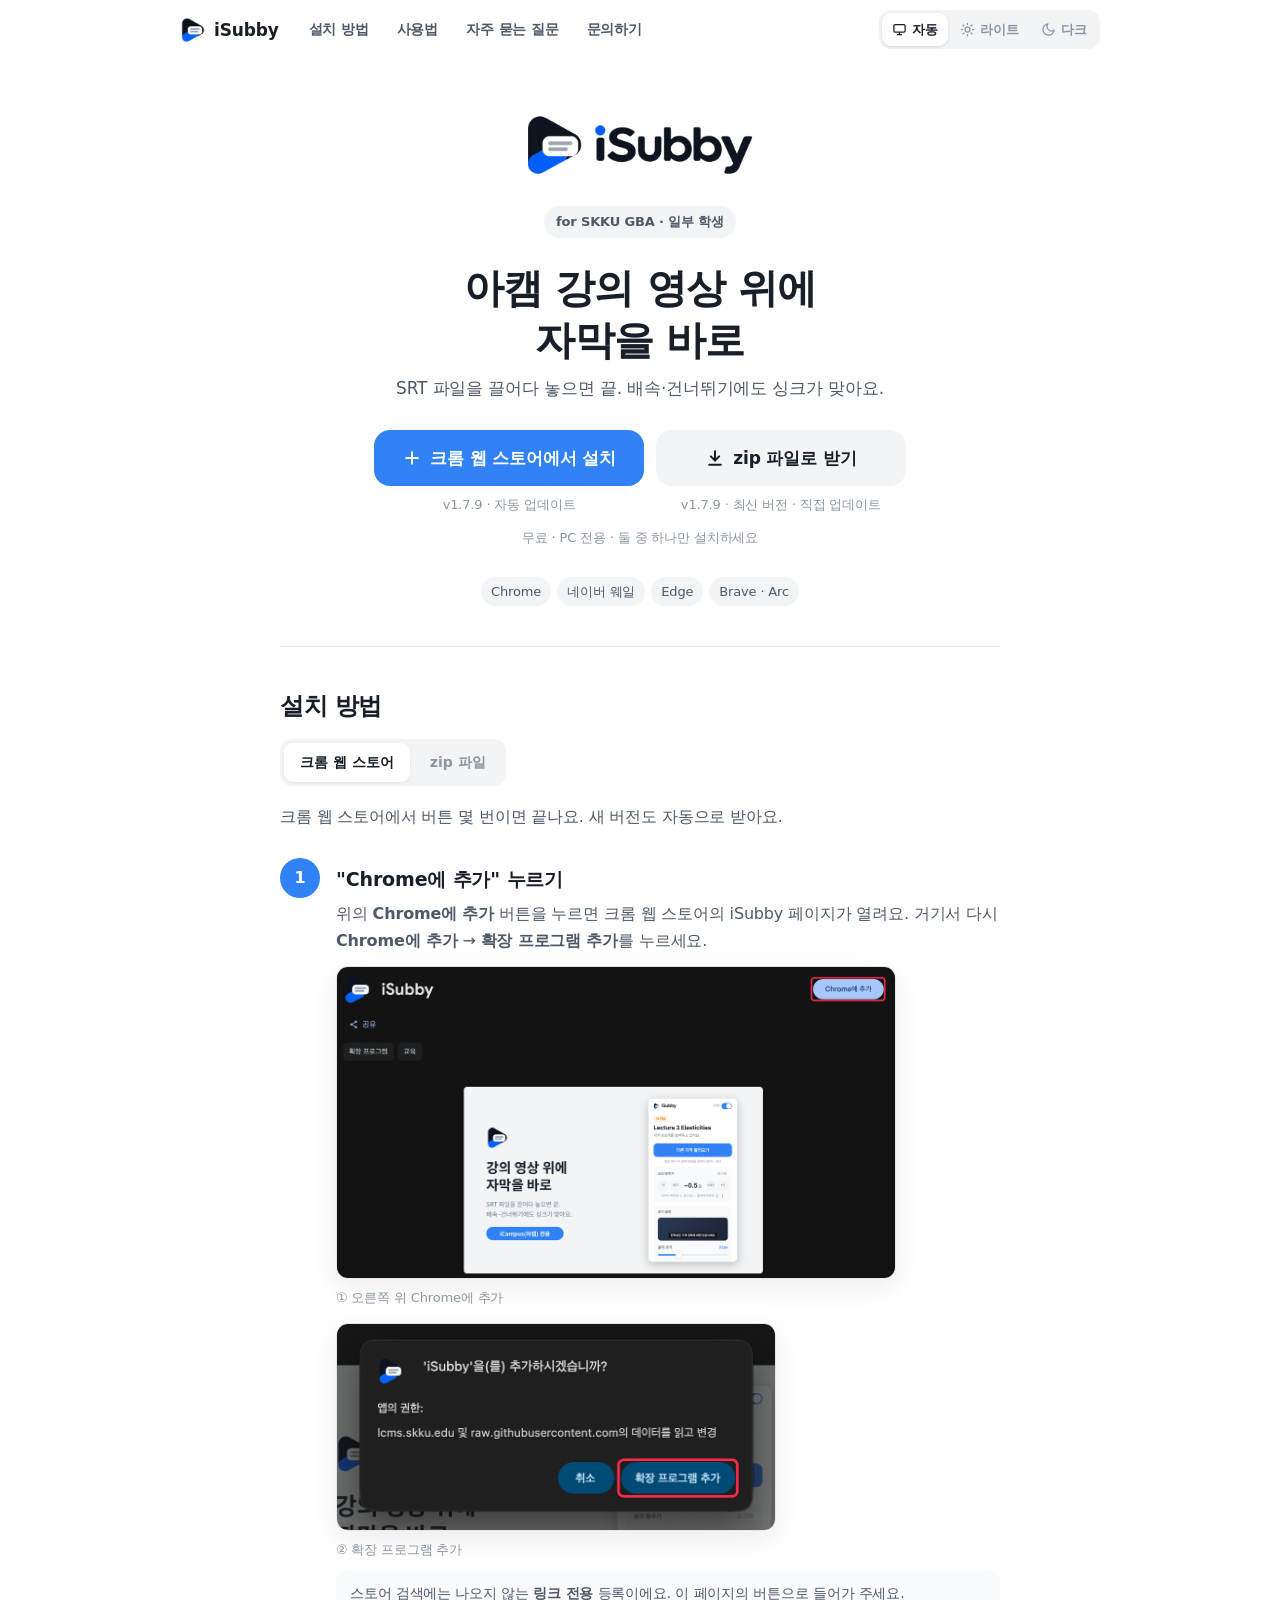
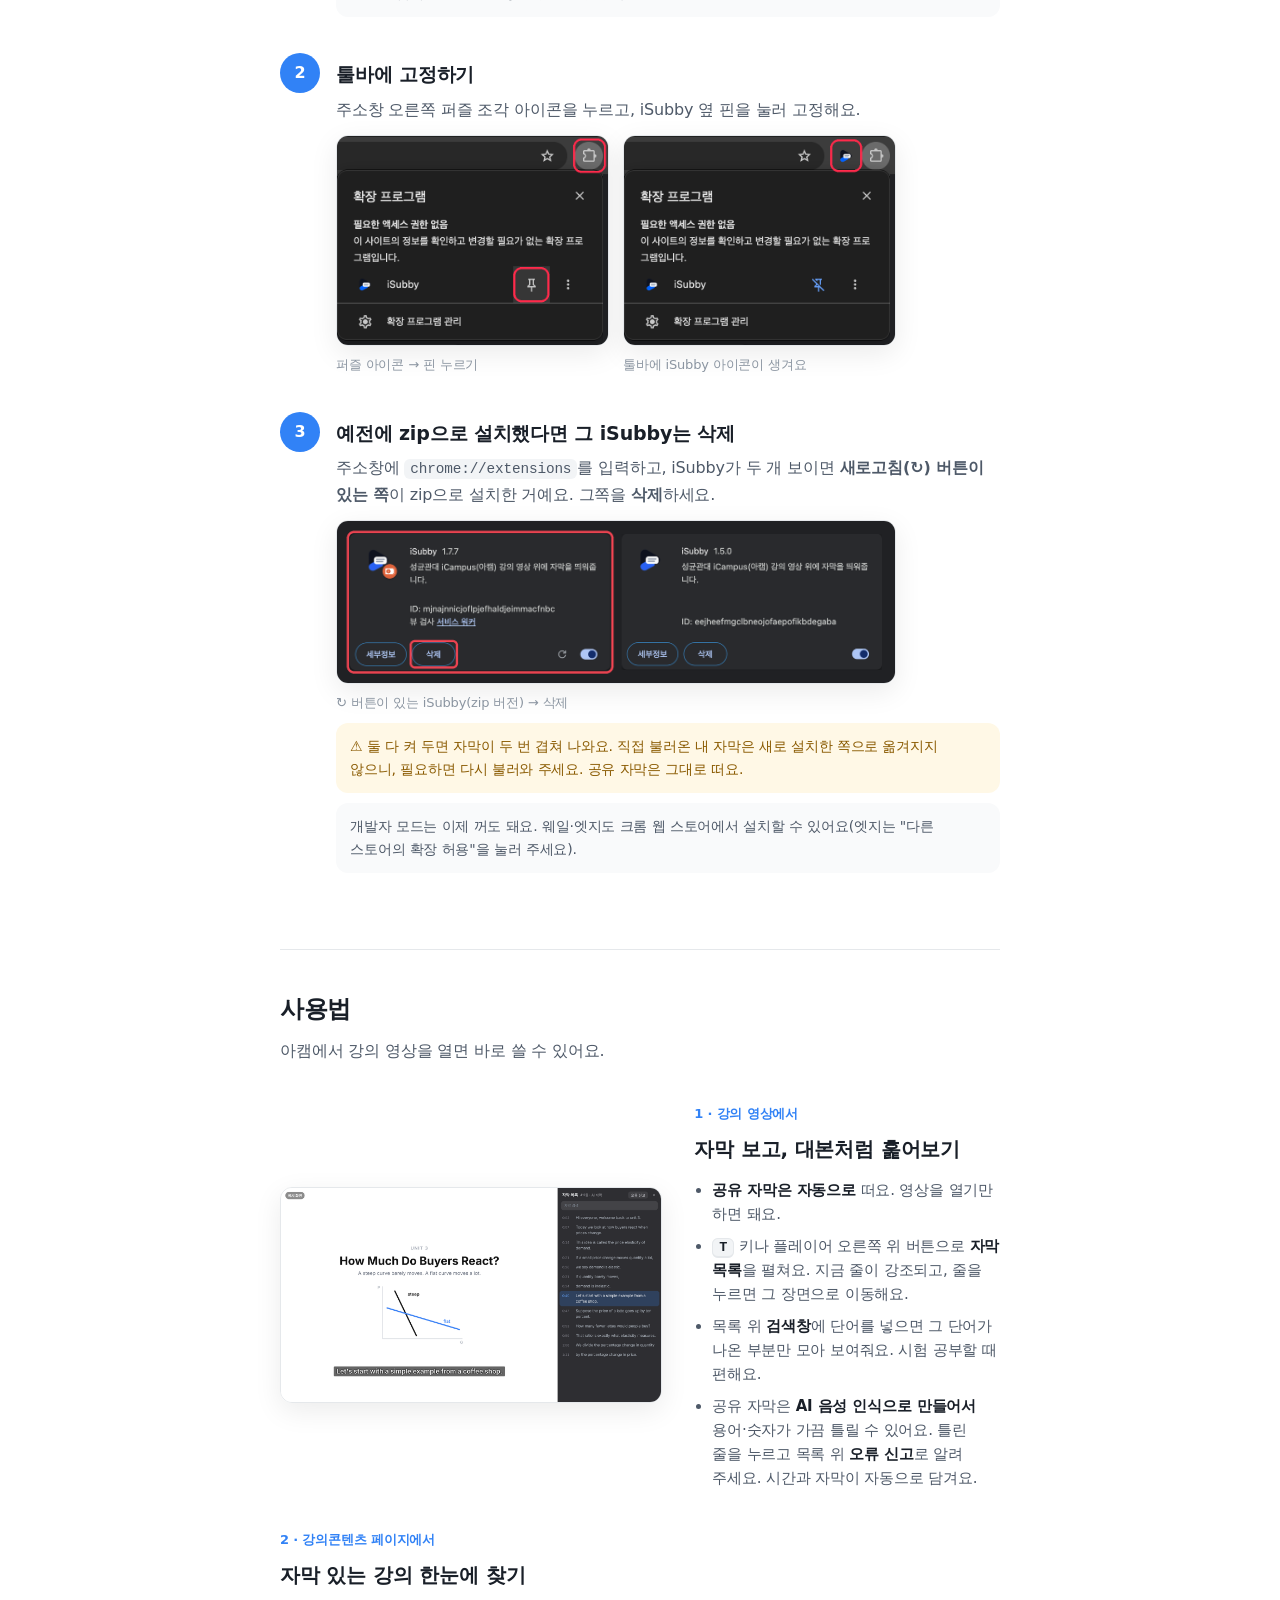
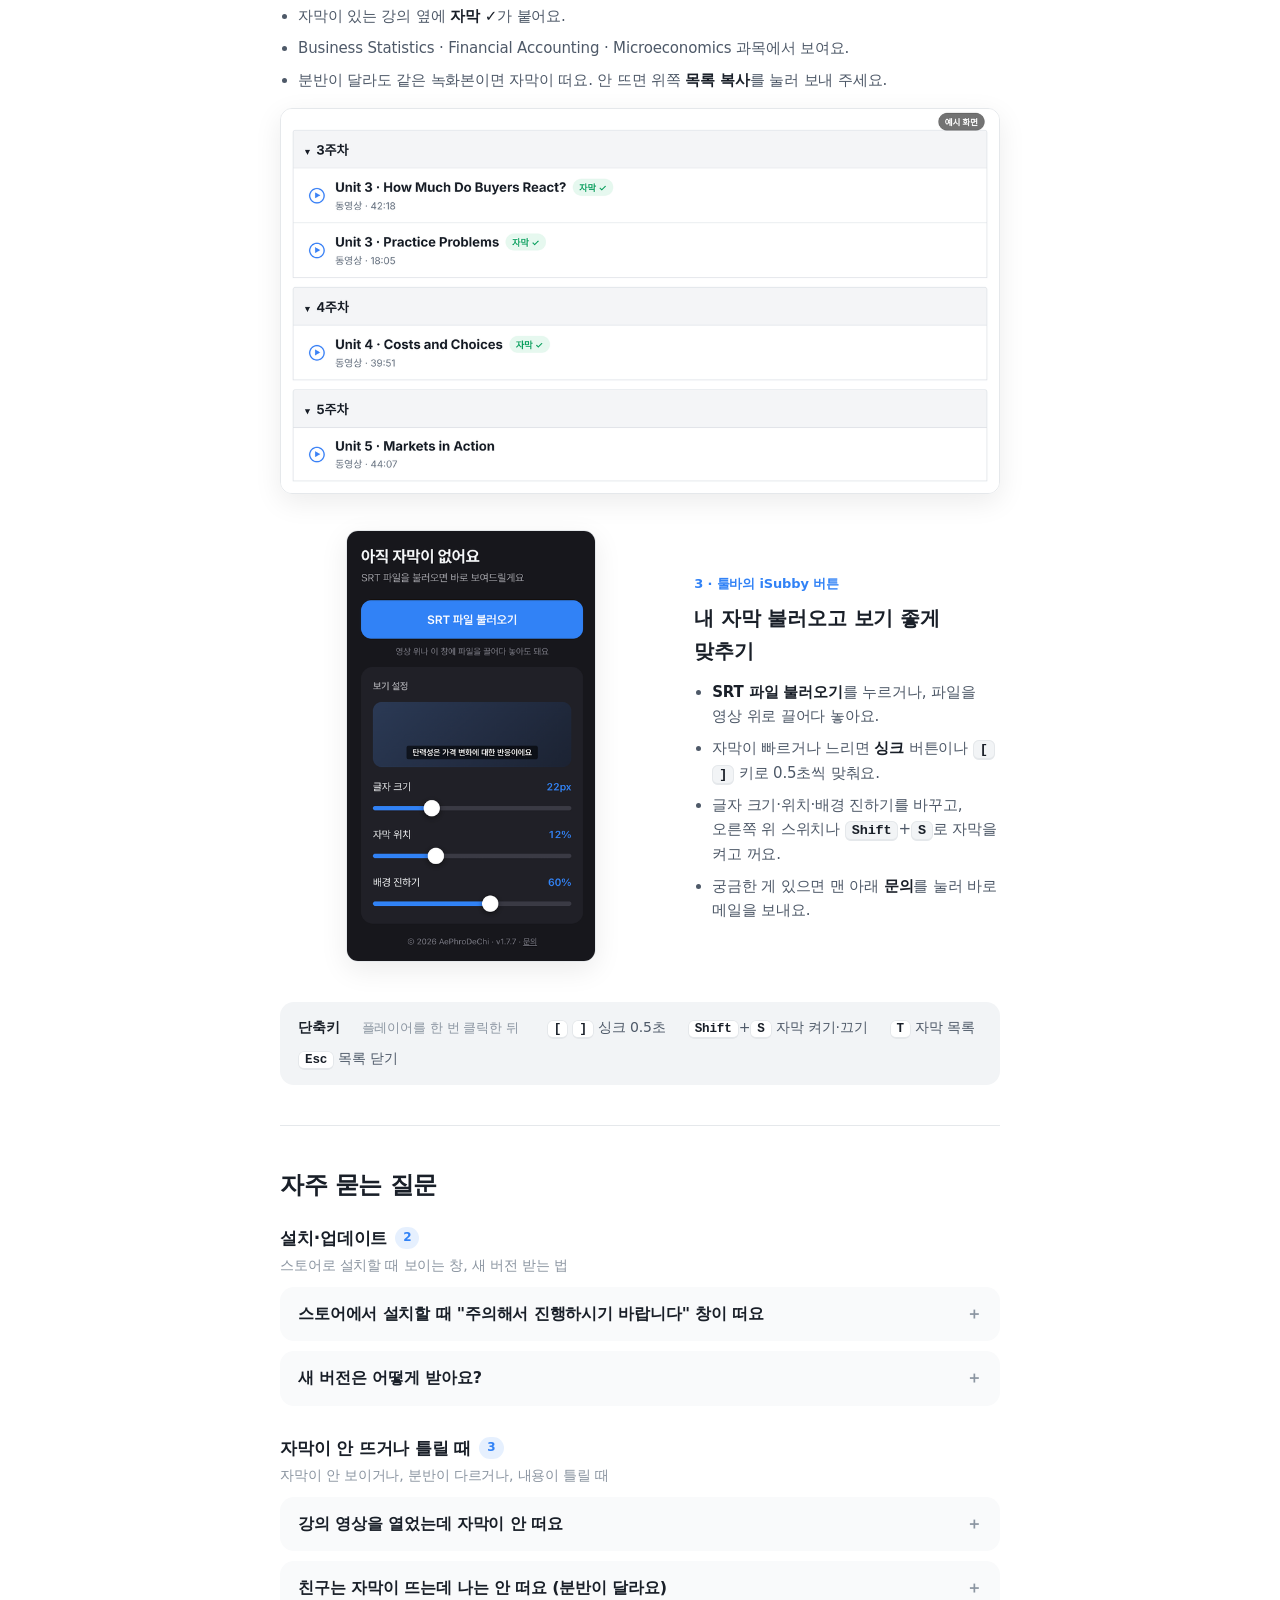
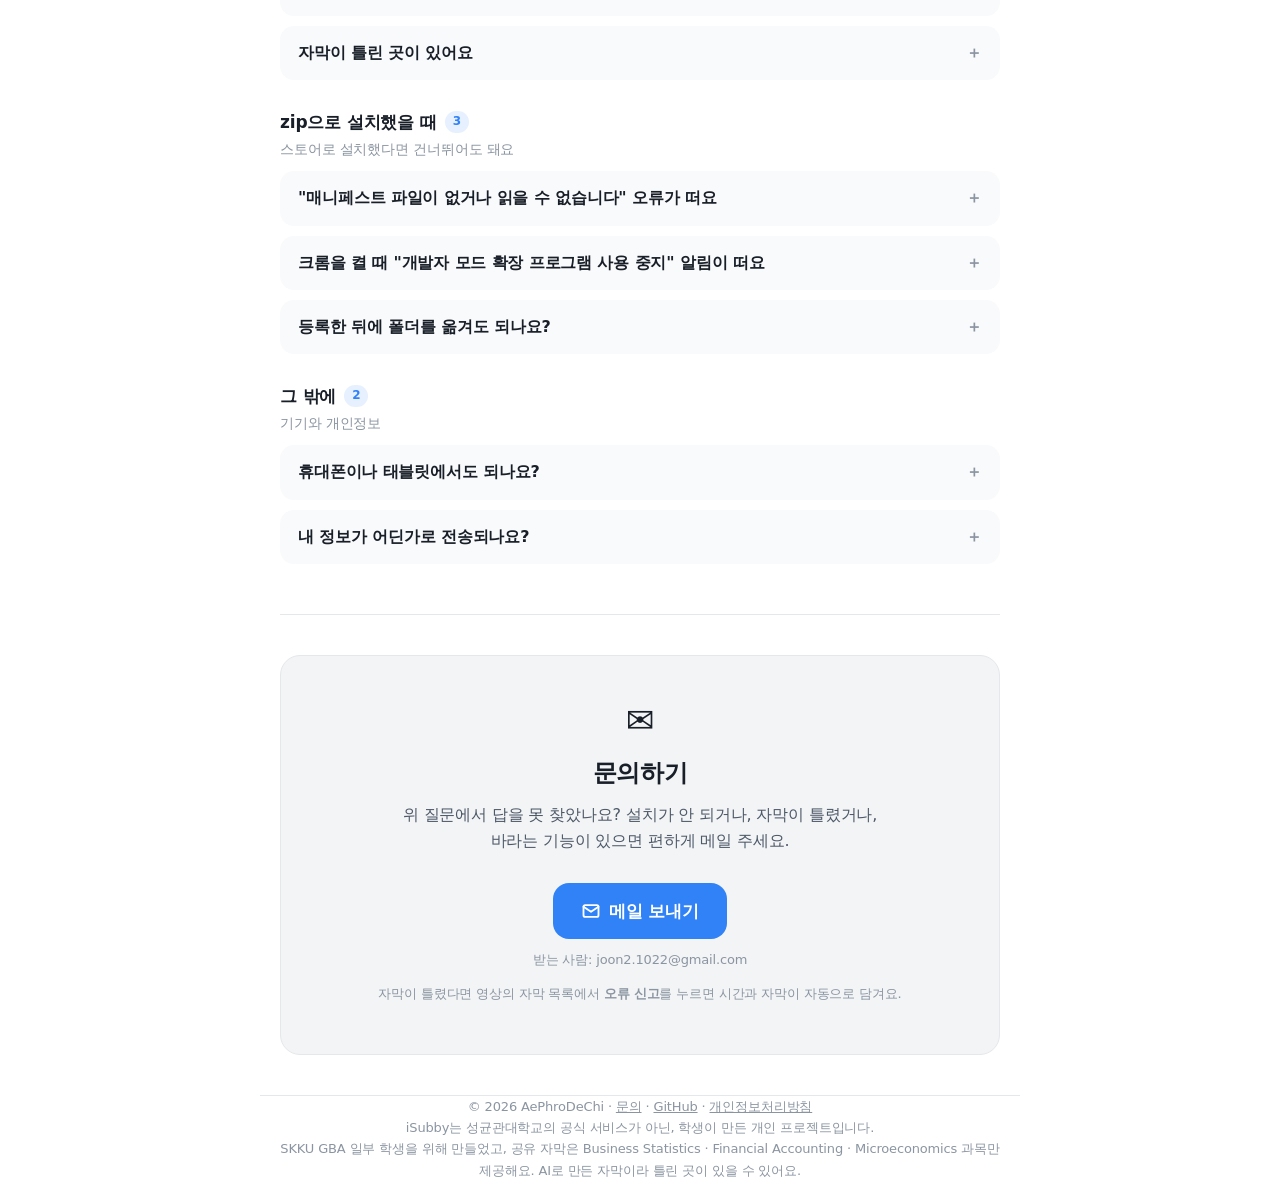
<file: docs/index.html>
<!doctype html>
<!-- iSubby — Copyright (c) 2026 AePhroDeChi. MIT License. -->
<html lang="ko">
<head>
  <meta charset="utf-8" />
  <meta name="viewport" content="width=device-width, initial-scale=1" />
  <title>iSubby 설치하기</title>
  <meta name="description" content="성균관대 iCampus(아캠) 강의 영상 위에 자막을 띄워주는 크롬 확장프로그램 iSubby 설치 안내" />
  <link rel="icon" href="icon.png" />
  <meta property="og:title" content="iSubby — 아캠 강의 자막 확장프로그램" />
  <meta property="og:description" content="강의 영상 위에 자막을 바로. 설치 방법을 단계별로 안내해요." />
  <meta property="og:image" content="https://joony06.github.io/iSubby/og.png" />
  <script>
    try { const t = localStorage.getItem("isubby-theme"); if (t === "light" || t === "dark") document.documentElement.dataset.theme = t; } catch {}
  </script>
  <style>
    :root {
      --bg: #ffffff; --soft: #f9fafb; --card: #f2f4f6; --line: #e5e8eb;
      --text: #191f28; --sub: #4e5968; --hint: #8b95a1;
      --blue: #3182f6; --blue-press: #1b64da; --blue-weak: #e8f3ff;
      --mock: #ffffff; --mock-line: #dadce0; --mock-text: #202124;
      --warn: #fff8e6; --warn-text: #8a5a00;
      --shadow: 0 8px 28px rgba(0,0,0,.08);
      --logo-bg: transparent;
    }
    @media (prefers-color-scheme: dark) {
      :root:not([data-theme="light"]) {
      --bg: #17171c; --soft: #1d1d23; --card: #24242b; --line: #2f2f38;
      --text: #f2f4f6; --sub: #b0b8c1; --hint: #7e7e87;
      --blue: #3182f6; --blue-press: #4593fc; --blue-weak: #1f2b3d;
      --mock: #292a2d; --mock-line: #3c4043; --mock-text: #e8eaed;
      --warn: #3a3020; --warn-text: #f5c86b;
      --shadow: 0 8px 28px rgba(0,0,0,.4);
      --logo-bg: #ffffff;
      }
    }
    :root[data-theme="dark"] {
      --bg: #17171c; --soft: #1d1d23; --card: #24242b; --line: #2f2f38;
      --text: #f2f4f6; --sub: #b0b8c1; --hint: #7e7e87;
      --blue: #3182f6; --blue-press: #4593fc; --blue-weak: #1f2b3d;
      --mock: #292a2d; --mock-line: #3c4043; --mock-text: #e8eaed;
      --warn: #3a3020; --warn-text: #f5c86b;
      --shadow: 0 8px 28px rgba(0,0,0,.4);
      --logo-bg: #ffffff;
    }
    * { box-sizing: border-box; }
    html { scroll-behavior: smooth; }
    body {
      margin: 0; background: var(--bg); transition: background .2s, color .2s; color: var(--text);
      font: 16px/1.65 -apple-system, BlinkMacSystemFont, "Pretendard", "Apple SD Gothic Neo", "Malgun Gothic", system-ui, sans-serif;
      letter-spacing: -0.01em; -webkit-font-smoothing: antialiased; word-break: keep-all;
    }
    a { color: var(--blue); text-decoration: none; }
    a:hover { text-decoration: underline; }
    .wrap { max-width: 760px; margin: 0 auto; padding: 0 20px; }
    code, kbd { font-family: ui-monospace, "SF Mono", Menlo, monospace; font-size: .9em; }
    code { background: var(--card); padding: 2px 6px; border-radius: 6px; }

    /* 상단 */
    .theme { display: inline-flex; background: var(--card); border-radius: 12px; padding: 3px; gap: 2px; }
    .theme button {
      border: 0; background: transparent; color: var(--hint); font: inherit; font-size: 13px; font-weight: 600;
      display: inline-flex; align-items: center; gap: 5px; padding: 6px 10px; border-radius: 9px; cursor: pointer;
    }
    .theme button svg { width: 15px; height: 15px; }
    .theme button[aria-pressed="true"] { background: var(--bg); color: var(--text); box-shadow: 0 1px 3px rgba(0,0,0,.12); }
    header, header.wrap { padding: 32px 20px 40px; text-align: center; }
    .logo-card { display: inline-block; border-radius: 18px; padding: 10px 16px; background: var(--logo-bg); }
    .logo-card img { display: block; width: 260px; max-width: 70vw; height: auto; }
    header h1 { font-size: clamp(28px, 6vw, 40px); line-height: 1.3; margin: 24px 0 8px; font-weight: 800; letter-spacing: -0.02em; }
    header p { color: var(--sub); margin: 0 0 28px; font-size: 17px; }
    .cta { display: flex; flex-direction: column; align-items: center; gap: 10px; }
    .btn {
      display: inline-flex; align-items: center; justify-content: center; gap: 8px;
      height: 56px; padding: 0 28px; border-radius: 16px; border: 0; cursor: pointer;
      font: inherit; font-size: 17px; font-weight: 700; text-decoration: none !important;
      transition: background .15s, transform .1s;
    }
    .btn:active { transform: scale(.98); }
    .btn.primary { background: var(--blue); color: #fff; min-width: 280px; }
    .btn.primary:hover { background: var(--blue-press); }
    .btn.mail { min-width: 0; }
    .btn.ghost { background: var(--card); color: var(--hint); height: 44px; font-size: 14px; cursor: default; }
    .meta { font-size: 13px; color: var(--hint); }
    .scope { display: flex; width: fit-content; align-items: center; gap: 6px; margin: 0 auto 14px; padding: 5px 12px; border-radius: 99px; background: var(--card); font-size: 13px; font-weight: 600; color: var(--sub); }
    .scope b { padding: 2px 8px; border-radius: 99px; background: rgba(247, 103, 7, .15); color: #f76707; font-size: 12px; letter-spacing: .02em; }
    .chips { display: flex; flex-wrap: wrap; gap: 6px; justify-content: center; margin-top: 18px; }
    .chip { font-size: 13px; color: var(--sub); background: var(--card); padding: 4px 10px; border-radius: 99px; }

    /* 섹션 */
    section { padding: 40px 0; border-top: 1px solid var(--line); }
    h2 { font-size: 24px; margin: 0 0 8px; font-weight: 800; letter-spacing: -0.02em; }
    .lead { color: var(--sub); margin: 0 0 28px; }

    /* 단계 */
    .step { display: grid; grid-template-columns: 40px 1fr; gap: 16px; margin-bottom: 36px; }
    .num { width: 40px; height: 40px; border-radius: 50%; background: var(--blue); color: #fff; font-weight: 800; display: grid; place-items: center; }
    .step h3 { margin: 6px 0 6px; font-size: 19px; }
    .step p { margin: 0 0 12px; color: var(--sub); }
    .tip { background: var(--soft); border-radius: 12px; padding: 12px 14px; font-size: 14px; color: var(--sub); margin-top: 10px; }
    .cta.two { flex-direction: row; justify-content: center; flex-wrap: wrap; gap: 12px; }
    .opt { display: flex; flex-direction: column; align-items: center; gap: 8px; }
    .opt .btn { min-width: 250px; }
    .btn.sub { background: var(--card); color: var(--text); }
    .btn.sub:hover { filter: brightness(.96); }
    .tabs { display: inline-flex; gap: 4px; padding: 4px; border-radius: 12px; background: var(--card); margin: 4px 0 18px; }
    .tabs button { border: 0; background: transparent; color: var(--hint); font: inherit; font-size: 14px; font-weight: 700; padding: 8px 16px; border-radius: 9px; cursor: pointer; }
    .tabs button[aria-selected="true"] { background: var(--bg); color: var(--text); box-shadow: 0 1px 3px rgba(0,0,0,.08); }
    .warn { background: var(--warn); color: var(--warn-text); border-radius: 12px; padding: 12px 14px; font-size: 14px; margin-top: 10px; }

    /* 복사 박스 */
    .copy { display: flex; align-items: center; gap: 8px; background: var(--card); border-radius: 12px; padding: 6px 6px 6px 14px; max-width: 420px; }
    .copy code { background: none; padding: 0; flex: 1; font-size: 15px; }
    .copy button { border: 0; background: var(--blue); color: #fff; font: inherit; font-size: 14px; font-weight: 600; padding: 8px 14px; border-radius: 9px; cursor: pointer; }
    .browsers { display: flex; gap: 6px; margin: 0 0 10px; }
    .browsers button { border: 0; background: var(--card); color: var(--sub); font: inherit; font-size: 13px; padding: 5px 12px; border-radius: 99px; cursor: pointer; }
    .browsers button[aria-pressed="true"] { background: var(--blue-weak); color: var(--blue); font-weight: 700; }

    /* 화면 그림 (크롬 화면을 단순화한 모형) */
    .mock {
      background: var(--mock); color: var(--mock-text); border: 1px solid var(--mock-line); border-radius: 12px;
      box-shadow: var(--shadow); overflow: hidden; font-size: 13px; max-width: 520px;
    }
    .mock .bar { display: flex; align-items: center; gap: 10px; padding: 10px 14px; border-bottom: 1px solid var(--mock-line); }
    .mock .bar .title { font-weight: 600; flex: 1; }
    .mock .body { padding: 14px; display: flex; gap: 8px; flex-wrap: wrap; }
    .m-btn { border: 1px solid var(--mock-line); border-radius: 6px; padding: 6px 10px; }
    .hl { outline: 3px solid #f04452; outline-offset: 3px; border-radius: 8px; position: relative; }
    .toggle { display: inline-flex; align-items: center; gap: 8px; }
    .toggle i { width: 32px; height: 18px; border-radius: 99px; background: var(--blue); position: relative; display: inline-block; }
    .toggle i::after { content: ""; position: absolute; right: 2px; top: 2px; width: 14px; height: 14px; border-radius: 50%; background: #fff; }
    .tb { display: flex; justify-content: flex-end; align-items: center; gap: 12px; padding: 10px 14px; }
    .tb svg { width: 20px; height: 20px; }
    .menu { margin: 0 14px 14px auto; width: 230px; border: 1px solid var(--mock-line); border-radius: 10px; padding: 6px; }
    .menu div { display: flex; align-items: center; gap: 8px; padding: 6px 8px; border-radius: 6px; }
    .menu img { width: 18px; height: 18px; }
    .menu .pin { margin-left: auto; }
    .zipdemo { display: flex; align-items: center; gap: 14px; padding: 18px; }
    .zipdemo .file { text-align: center; font-size: 12px; }
    .zipdemo .file .ic { width: 52px; height: 52px; border-radius: 10px; display: grid; place-items: center; margin: 0 auto 6px; font-size: 26px; background: var(--card); }
    .zipdemo .arrow { font-size: 20px; color: var(--hint); }

    /* 실제 화면 사진 */
    .fig { margin: 0; max-width: 560px; }
    .fig img { display: block; width: 100%; height: auto; border-radius: 12px; border: 1px solid var(--line); box-shadow: var(--shadow); }
    .fig figcaption { font-size: 13px; color: var(--hint); margin-top: 8px; }
    .figs { display: grid; gap: 18px; }
    .pair { display: grid; grid-template-columns: 1fr 1fr; gap: 14px; max-width: 560px; }
    .pair .fig { max-width: none; }
    .topnav { position: sticky; top: 0; z-index: 30; background: color-mix(in srgb, var(--bg) 86%, transparent); backdrop-filter: saturate(1.4) blur(12px); -webkit-backdrop-filter: saturate(1.4) blur(12px); border-bottom: 1px solid transparent; transition: border-color .2s; }
    .topnav.scrolled { border-bottom-color: var(--line); }
    .topnav-in { max-width: 960px; margin: 0 auto; padding: 10px 20px; display: flex; align-items: center; gap: 18px; }
    .brand { display: inline-flex; align-items: center; gap: 8px; font-weight: 800; font-size: 17px; color: var(--text); text-decoration: none; letter-spacing: -.01em; }
    .brand img { width: 26px; height: 26px; border-radius: 6px; }
    .navlinks { display: flex; gap: 4px; margin-right: auto; overflow-x: auto; scrollbar-width: none; }
    .navlinks::-webkit-scrollbar { display: none; }
    .navlinks a { color: var(--sub); text-decoration: none; font-size: 14px; font-weight: 600; padding: 7px 12px; border-radius: 9px; white-space: nowrap; }
    .navlinks a:hover { color: var(--text); background: var(--card); }
    .navlinks a.on { color: var(--blue); background: var(--card); }
    @media (max-width: 720px) {
      .topnav-in { flex-wrap: wrap; gap: 6px 10px; padding: 8px 14px; }
      .navlinks { order: 3; width: 100%; margin-right: 0; }
      .brand { margin-right: auto; }
      .theme button { font-size: 0; padding: 7px 9px; } .theme button svg { margin: 0; }
    }
    .subnav[hidden], .subnav-in[hidden] { display: none; }
    .subnav { border-top: 1px solid var(--line); }
    .subnav-in { max-width: 960px; margin: 0 auto; padding: 6px 20px; display: flex; gap: 6px; overflow-x: auto; scrollbar-width: none; }
    .subnav-in::-webkit-scrollbar { display: none; }
    .subnav a { font-size: 13px; font-weight: 600; color: var(--hint); text-decoration: none; padding: 5px 12px; border-radius: 99px; border: 1px solid var(--line); white-space: nowrap; }
    .subnav a:hover { color: var(--text); }
    .subnav a.on { color: #fff; background: var(--blue); border-color: var(--blue); }
    @media (max-width: 720px) { .subnav-in { padding: 6px 14px; } }
    section, #top { scroll-margin-top: 72px; } .feat { scroll-margin-top: 120px; } .faq-group { scroll-margin-top: 80px; }
    .contact-card { text-align: center; padding: 36px 24px; border-radius: 20px; background: var(--card); border: 1px solid var(--line); }
    .contact-card h2 { margin-top: 6px; }
    .contact-card .lead { max-width: 480px; margin-left: auto; margin-right: auto; }
    .contact-ico { font-size: 34px; }
    .feat { display: grid; grid-template-columns: minmax(0, 1.25fr) minmax(0, 1fr); gap: 32px; align-items: center; margin-top: 36px; }
    .feat.rev > .fig { order: 2; }
    .feat.stack { grid-template-columns: 1fr; gap: 16px; }
    .feat.stack .feat-text { order: -1; }
    .feat .fig { max-width: none; justify-self: center; width: 100%; }
    .feat-no { font-size: 13px; font-weight: 700; color: var(--blue); }
    .feat h3 { margin: 6px 0 12px; font-size: 20px; }
    .feat ul { margin: 0; padding-left: 18px; display: grid; gap: 8px; color: var(--sub); font-size: 15px; line-height: 1.6; }
    .feat li b { color: var(--text); }
    .feat kbd, .keys kbd { font-weight: 700; color: var(--text); background: var(--card); border: 1px solid var(--line); border-bottom-width: 2px; border-radius: 6px; padding: 1px 6px; }
    .keys kbd { background: var(--bg); }
    .keys { margin-top: 40px; padding: 14px 18px; border-radius: 14px; background: var(--card); display: flex; flex-wrap: wrap; gap: 8px 22px; align-items: center; font-size: 14px; color: var(--sub); }
    .keys > b { color: var(--text); }
    .keys > span { color: var(--hint); font-size: 13px; margin-right: 6px; }
    @media (max-width: 720px) { .feat { grid-template-columns: 1fr; gap: 16px; } .feat.rev > .fig { order: 0; } }
    .fig.wide { max-width: none; margin-top: 22px; }
    @media (max-width: 560px) { .pair { grid-template-columns: 1fr; } }

    /* 사용법 카드 */
    .grid { display: grid; grid-template-columns: repeat(2, 1fr); gap: 12px; }
    @media (max-width: 560px) { .grid { grid-template-columns: 1fr; } }
    .card { background: var(--soft); border-radius: 16px; padding: 18px; }
    .card b { display: block; margin-bottom: 4px; }
    .card span { color: var(--sub); font-size: 14px; }
    .shot { margin-top: 20px; border-radius: 16px; overflow: hidden; box-shadow: var(--shadow); }
    .shot img { display: block; width: 100%; height: auto; }

    /* FAQ */
    .faq-group { margin-top: 28px; }
    .faq-group:first-of-type { margin-top: 18px; }
    .faq-head { display: flex; align-items: center; gap: 8px; margin-bottom: 2px; }
    .faq-head h3 { font-size: 17px; margin: 0; font-weight: 800; letter-spacing: -0.01em; }
    .faq-count { font-size: 12px; font-weight: 700; color: var(--blue); background: color-mix(in srgb, var(--blue) 12%, transparent); border-radius: 99px; padding: 1px 8px; }
    .faq-desc { color: var(--hint); font-size: 14px; margin: 0 0 10px; }
    details { background: var(--soft); border-radius: 14px; padding: 14px 18px; margin-bottom: 10px; }
    summary { cursor: pointer; font-weight: 700; list-style: none; }
    summary::-webkit-details-marker { display: none; }
    summary::after { content: "＋"; float: right; color: var(--hint); }
    details[open] summary::after { content: "－"; }
    details p, details ol { color: var(--sub); margin: 10px 0 0; font-size: 15px; }

    footer { padding: 32px 0 56px; border-top: 1px solid var(--line); color: var(--hint); font-size: 13px; text-align: center; }
    footer a { color: var(--hint); text-decoration: underline; }

    .toast { position: fixed; left: 50%; bottom: 24px; transform: translate(-50%, 12px); opacity: 0; background: rgba(25,31,40,.92); color: #fff; padding: 10px 18px; border-radius: 12px; font-size: 14px; transition: .2s; pointer-events: none; }
    .toast.show { opacity: 1; transform: translate(-50%, 0); }

    @media (max-width: 560px) {
      .step { grid-template-columns: 1fr; gap: 8px; }
      .btn.primary { min-width: 0; width: 100%; }
      .cta.two, .opt { width: 100%; }
      .opt .btn { min-width: 0; width: 100%; }
    }
  </style>
</head>
<body>
  <nav class="topnav" id="toc" aria-label="메뉴">
   <div class="topnav-in">
    <a href="#top" class="brand"><img src="icon.png" alt="" />iSubby</a>
    <div class="navlinks">
      <a href="#install">설치 방법</a>
      <a href="#use">사용법</a>
      <a href="#faq">자주 묻는 질문</a>
      <a href="#contact">문의하기</a>
    </div>
    <div class="theme" role="group" aria-label="화면 모드">
      <button data-theme-choice="auto" aria-pressed="true" title="기기 설정 따라가기"><svg viewBox="0 0 24 24" fill="none" stroke="currentColor" stroke-width="2"><rect x="3" y="4" width="18" height="12" rx="2"/><path d="M8 20h8M12 16v4"/></svg>자동</button>
      <button data-theme-choice="light" aria-pressed="false"><svg viewBox="0 0 24 24" fill="none" stroke="currentColor" stroke-width="2" stroke-linecap="round"><circle cx="12" cy="12" r="4"/><path d="M12 2v2M12 20v2M4.9 4.9l1.4 1.4M17.7 17.7l1.4 1.4M2 12h2M20 12h2M4.9 19.1l1.4-1.4M17.7 6.3l1.4-1.4"/></svg>라이트</button>
      <button data-theme-choice="dark" aria-pressed="false"><svg viewBox="0 0 24 24" fill="none" stroke="currentColor" stroke-width="2" stroke-linejoin="round"><path d="M21 12.8A9 9 0 1 1 11.2 3a7 7 0 0 0 9.8 9.8z"/></svg>다크</button>
    </div>
   </div>
   <div class="subnav" id="subnav" hidden>
     <div class="subnav-in" data-for="use">
       <a href="#use-video">강의 영상에서</a>
       <a href="#use-list">강의콘텐츠 페이지에서</a>
       <a href="#use-popup">툴바 버튼</a>
     </div>
   </div>
  </nav>

  <header class="wrap" id="top">
    <div class="logo-card"><img src="logo.png" alt="iSubby" /></div>
    <div class="scope">for SKKU GBA · 일부 학생</div>
    <h1>아캠 강의 영상 위에<br />자막을 바로</h1>
    <p>SRT 파일을 끌어다 놓으면 끝. 배속·건너뛰기에도 싱크가 맞아요.</p>
    <div class="cta two">
      <div class="opt">
        <a class="btn primary" id="storeLink" href="#install" target="_blank" rel="noopener">
          <svg width="20" height="20" viewBox="0 0 24 24" fill="none" stroke="currentColor" stroke-width="2.4" stroke-linecap="round"><path d="M12 5v14M5 12h14"/></svg>
          크롬 웹 스토어에서 설치
        </a>
        <span class="meta" id="storeMeta">자동 업데이트</span>
      </div>
      <div class="opt">
        <a class="btn sub" id="download" href="iSubby.zip" download>
          <svg width="20" height="20" viewBox="0 0 24 24" fill="none" stroke="currentColor" stroke-width="2.4" stroke-linecap="round" stroke-linejoin="round"><path d="M12 4v11"/><path d="m7 10 5 5 5-5"/><path d="M5 20h14"/></svg>
          zip 파일로 받기
        </a>
        <span class="meta" id="ver">v1.7.9 · 최신 버전 · 직접 업데이트</span>
      </div>
    </div>
    <p class="meta" style="margin-top:12px">무료 · PC 전용 · 둘 중 하나만 설치하세요</p>
    <div class="chips">
      <span class="chip">Chrome</span><span class="chip">네이버 웨일</span><span class="chip">Edge</span><span class="chip">Brave · Arc</span>
    </div>
  </header>

  <main class="wrap">
    <section id="install">
      <h2>설치 방법</h2>
      <div class="tabs" role="tablist">
        <button type="button" role="tab" data-tab="store">크롬 웹 스토어</button>
        <button type="button" role="tab" data-tab="zip">zip 파일</button>
      </div>
      <div class="pane" id="paneZip" hidden>
      <p class="lead">처음 한 번만 하면 돼요. 3분이면 끝나요. 새 버전이 나오면 다시 받아서 덮어써야 해요.</p>

      <div class="step">
        <div class="num">1</div>
        <div>
          <h3>받은 파일 압축 풀기</h3>
          <p>위 버튼으로 받은 <code>iSubby.zip</code>의 압축을 풀어요.</p>
          <figure class="fig" style="max-width:380px"><img src="img/step-1.png" alt="다운로드 폴더에 iSubby.zip과 압축이 풀린 iSubby 폴더" loading="lazy" /></figure>
          <div class="tip"><b>맥</b>: 다운로드 폴더에서 zip을 더블클릭하면 <code>iSubby</code> 폴더가 생겨요.<br /><b>윈도우</b>: zip을 오른쪽 클릭 → <b>압축 풀기</b> → <b>압축 풀기</b> 버튼.</div>
          <div class="warn">⚠️ 다음 단계로 가기 전에, 압축 푼 <code>iSubby</code> 폴더를 <b>문서</b>처럼 계속 둘 곳으로 먼저 옮겨두세요. 크롬에 등록한 뒤에는 폴더를 옮기거나 지우면 확장이 작동하지 않아요.</div>
        </div>
      </div>

      <div class="step">
        <div class="num">2</div>
        <div>
          <h3>확장 프로그램 관리 화면 열기</h3>
          <p>쓰는 브라우저를 고르고, 아래 주소를 복사해서 주소창에 붙여넣으세요.</p>
          <div class="browsers" role="group" aria-label="브라우저 선택">
            <button data-scheme="chrome" aria-pressed="true">크롬</button>
            <button data-scheme="whale" aria-pressed="false">웨일</button>
            <button data-scheme="edge" aria-pressed="false">엣지</button>
          </div>
          <div class="copy"><code id="extUrl">chrome://extensions</code><button id="copyBtn">복사</button></div>
          <figure class="fig" style="margin-top:14px"><img src="img/step-2.png" alt="주소창에 chrome://extensions 입력" loading="lazy" /></figure>
          <div class="tip">보안 때문에 이 주소는 링크로 바로 열 수 없어요. 꼭 주소창에 붙여넣어 주세요.</div>
        </div>
      </div>

      <div class="step">
        <div class="num">3</div>
        <div>
          <h3>오른쪽 위 "개발자 모드" 켜기</h3>
          <p>스위치를 눌러 파랗게 켜요.</p>
          <figure class="fig" style="max-width:420px"><img src="img/step-3.png" alt="오른쪽 위 개발자 모드 스위치" loading="lazy" /></figure>
        </div>
      </div>

      <div class="step">
        <div class="num">4</div>
        <div>
          <h3>"압축해제된 확장 프로그램 로드" → iSubby 폴더 선택</h3>
          <p>왼쪽 위에 나타난 버튼을 누르고, 1단계에서 압축 푼 <code>iSubby</code> 폴더를 골라 <b>선택</b>을 눌러요.</p>
          <div class="figs">
            <figure class="fig"><img src="img/step-4a.png" alt="압축해제된 확장 프로그램 로드 버튼" loading="lazy" /><figcaption>① 왼쪽 위 버튼 누르기</figcaption></figure>
            <figure class="fig"><img src="img/step-4b.png" alt="폴더 선택 창에서 iSubby 폴더를 고르고 선택" loading="lazy" /><figcaption>② iSubby 폴더를 고르고 오른쪽 아래 "선택"</figcaption></figure>
            <figure class="fig" style="max-width:400px"><img src="img/step-4c.png" alt="설치된 iSubby 카드" loading="lazy" /><figcaption>③ 목록에 iSubby가 생기면 완료</figcaption></figure>
          </div>
          <div class="tip">웨일에서는 버튼 이름이 "압축 해제된 확장앱을 로드합니다"로 보일 수 있어요.</div>
        </div>
      </div>

      <div class="step">
        <div class="num">5</div>
        <div>
          <h3>툴바에 고정하기</h3>
          <p>주소창 오른쪽 퍼즐 조각 아이콘을 누르고, iSubby 옆 핀을 눌러 고정해요.</p>
          <div class="pair">
            <figure class="fig"><img src="img/step-5a.png" alt="퍼즐 아이콘을 누르고 iSubby 옆 핀 누르기" loading="lazy" /><figcaption>퍼즐 아이콘 → 핀 누르기</figcaption></figure>
            <figure class="fig"><img src="img/step-5b.png" alt="툴바에 고정된 iSubby 아이콘" loading="lazy" /><figcaption>툴바에 iSubby 아이콘이 생겨요</figcaption></figure>
          </div>
        </div>
      </div>
      </div>

      <!-- 크롬 웹 스토어 설치 -->
      <div class="pane" id="paneStore" hidden>
      <p class="lead">크롬 웹 스토어에서 버튼 몇 번이면 끝나요. 새 버전도 자동으로 받아요.</p>

      <div class="step">
        <div class="num">1</div>
        <div>
          <h3>"Chrome에 추가" 누르기</h3>
          <p>위의 <b>Chrome에 추가</b> 버튼을 누르면 크롬 웹 스토어의 iSubby 페이지가 열려요. 거기서 다시 <b>Chrome에 추가</b> → <b>확장 프로그램 추가</b>를 누르세요.</p>
          <figure class="fig"><img src="img/store-1.png" alt="크롬 웹 스토어 iSubby 페이지의 Chrome에 추가 버튼" loading="lazy" /><figcaption>① 오른쪽 위 Chrome에 추가</figcaption></figure>
          <figure class="fig" style="margin-top:14px;max-width:440px"><img src="img/store-2.png" alt="iSubby을(를) 추가하시겠습니까 확인 창" loading="lazy" /><figcaption>② 확장 프로그램 추가</figcaption></figure>
          <div class="tip">스토어 검색에는 나오지 않는 <b>링크 전용</b> 등록이에요. 이 페이지의 버튼으로 들어가 주세요.</div>
        </div>
      </div>

      <div class="step">
        <div class="num">2</div>
        <div>
          <h3>툴바에 고정하기</h3>
          <p>주소창 오른쪽 퍼즐 조각 아이콘을 누르고, iSubby 옆 핀을 눌러 고정해요.</p>
          <div class="pair">
            <figure class="fig"><img src="img/step-5a.png" alt="퍼즐 아이콘을 누르고 iSubby 옆 핀 누르기" loading="lazy" /><figcaption>퍼즐 아이콘 → 핀 누르기</figcaption></figure>
            <figure class="fig"><img src="img/step-5b.png" alt="툴바에 고정된 iSubby 아이콘" loading="lazy" /><figcaption>툴바에 iSubby 아이콘이 생겨요</figcaption></figure>
          </div>
        </div>
      </div>

      <div class="step">
        <div class="num">3</div>
        <div>
          <h3>예전에 zip으로 설치했다면 그 iSubby는 삭제</h3>
          <p>주소창에 <code>chrome://extensions</code>를 입력하고, iSubby가 두 개 보이면 <b>새로고침(↻) 버튼이 있는 쪽</b>이 zip으로 설치한 거예요. 그쪽을 <b>삭제</b>하세요.</p>
          <figure class="fig"><img src="img/store-3.png?v=2" alt="확장 프로그램 화면에 iSubby가 두 개 보이고, 새로고침 버튼이 있는 쪽을 삭제" loading="lazy" /><figcaption>↻ 버튼이 있는 iSubby(zip 버전) → 삭제</figcaption></figure>
          <div class="warn">⚠️ 둘 다 켜 두면 자막이 두 번 겹쳐 나와요. 직접 불러온 내 자막은 새로 설치한 쪽으로 옮겨지지 않으니, 필요하면 다시 불러와 주세요. 공유 자막은 그대로 떠요.</div>
          <div class="tip">개발자 모드는 이제 꺼도 돼요. 웨일·엣지도 크롬 웹 스토어에서 설치할 수 있어요(엣지는 "다른 스토어의 확장 허용"을 눌러 주세요).</div>
        </div>
      </div>
      </div>
    </section>

    <section id="use">
      <h2>사용법</h2>
      <p class="lead">아캠에서 강의 영상을 열면 바로 쓸 수 있어요.</p>

      <div class="feat" id="use-video">
        <figure class="fig"><img src="img/use-panel.png?v=4" alt="영상 오른쪽에 자막 목록이 열린 예시 화면" loading="lazy" /></figure>
        <div class="feat-text">
          <span class="feat-no">1 · 강의 영상에서</span>
          <h3>자막 보고, 대본처럼 훑어보기</h3>
          <ul>
            <li><b>공유 자막은 자동으로</b> 떠요. 영상을 열기만 하면 돼요.</li>
            <li><kbd>T</kbd> 키나 플레이어 오른쪽 위 버튼으로 <b>자막 목록</b>을 펼쳐요. 지금 줄이 강조되고, 줄을 누르면 그 장면으로 이동해요.</li>
            <li>목록 위 <b>검색창</b>에 단어를 넣으면 그 단어가 나온 부분만 모아 보여줘요. 시험 공부할 때 편해요.</li>
            <li>공유 자막은 <b>AI 음성 인식으로 만들어서</b> 용어·숫자가 가끔 틀릴 수 있어요. 틀린 줄을 누르고 목록 위 <b>오류 신고</b>로 알려 주세요. 시간과 자막이 자동으로 담겨요.</li>
          </ul>
        </div>
      </div>

      <div class="feat stack" id="use-list">
        <figure class="fig"><img src="img/use-badge.png?v=2" alt="강의콘텐츠 목록에서 자막이 있는 강의에 자막 체크 표시" loading="lazy" /></figure>
        <div class="feat-text">
          <span class="feat-no">2 · 강의콘텐츠 페이지에서</span>
          <h3>자막 있는 강의 한눈에 찾기</h3>
          <ul>
            <li>자막이 있는 강의 옆에 <b>자막 ✓</b>가 붙어요.</li>
            <li>Business Statistics · Financial Accounting · Microeconomics 과목에서 보여요.</li>
            <li>분반이 달라도 같은 녹화본이면 자막이 떠요. 안 뜨면 위쪽 <b>목록 복사</b>를 눌러 보내 주세요.</li>
          </ul>
        </div>
      </div>

      <div class="feat" id="use-popup">
        <figure class="fig" style="max-width:250px"><img src="img/use-empty.png" alt="툴바의 iSubby 팝업 화면과 맨 아래 문의 링크" loading="lazy" /></figure>
        <div class="feat-text">
          <span class="feat-no">3 · 툴바의 iSubby 버튼</span>
          <h3>내 자막 불러오고 보기 좋게 맞추기</h3>
          <ul>
            <li><b>SRT 파일 불러오기</b>를 누르거나, 파일을 영상 위로 끌어다 놓아요.</li>
            <li>자막이 빠르거나 느리면 <b>싱크</b> 버튼이나 <kbd>[</kbd> <kbd>]</kbd> 키로 0.5초씩 맞춰요.</li>
            <li>글자 크기·위치·배경 진하기를 바꾸고, 오른쪽 위 스위치나 <kbd>Shift</kbd>+<kbd>S</kbd>로 자막을 켜고 꺼요.</li>
            <li>궁금한 게 있으면 맨 아래 <b>문의</b>를 눌러 바로 메일을 보내요.</li>
          </ul>
        </div>
      </div>

      <div class="keys">
        <b>단축키</b> <span>플레이어를 한 번 클릭한 뒤</span>
        <div><kbd>[</kbd> <kbd>]</kbd> 싱크 0.5초</div>
        <div><kbd>Shift</kbd>+<kbd>S</kbd> 자막 켜기·끄기</div>
        <div><kbd>T</kbd> 자막 목록</div>
        <div><kbd>Esc</kbd> 목록 닫기</div>
      </div>
    </section>

    <section id="faq">
      <h2>자주 묻는 질문</h2>
      <div class="faq-group" id="faq-install">
        <div class="faq-head"><h3>설치·업데이트</h3><span class="faq-count">2</span></div>
        <p class="faq-desc">스토어로 설치할 때 보이는 창, 새 버전 받는 법</p>
        <details>
          <summary>스토어에서 설치할 때 "주의해서 진행하시기 바랍니다" 창이 떠요</summary>
          <p>괜찮아요. iSubby에 문제가 있는 게 아니라, 크롬의 <b>향상된 세이프 브라우징</b>을 켠 경우 새로 등록된 개발자의 확장에 뜨는 안내예요. <b>설치 계속</b>을 누르면 정상적으로 설치돼요. 몇 달이 지나면 이 창은 자동으로 사라져요.</p>
        </details>
        <details>
          <summary>새 버전은 어떻게 받아요?</summary>
          <p><b>크롬 웹 스토어로 설치했다면</b> 따로 할 일 없이 자동으로 업데이트돼요(심사를 거쳐서 zip보다 며칠 늦을 수 있어요).<br /><b>zip으로 설치했다면</b> 이 페이지에서 새 zip을 받아 압축을 풀고, 기존 <code>iSubby</code> 폴더 안의 파일을 새 파일로 바꿔 넣은 뒤 확장 프로그램 관리 화면에서 iSubby의 새로고침(↻) 버튼을 누르세요. 불러온 자막과 설정은 그대로 남아요.</p>
        </details>
      </div>
      <div class="faq-group" id="faq-subs">
        <div class="faq-head"><h3>자막이 안 뜨거나 틀릴 때</h3><span class="faq-count">3</span></div>
        <p class="faq-desc">자막이 안 보이거나, 분반이 다르거나, 내용이 틀릴 때</p>
        <details>
          <summary>강의 영상을 열었는데 자막이 안 떠요</summary>
          <ol>
            <li>영상이 다 로드된 뒤 페이지를 새로고침해 보세요.</li>
            <li>팝업에 "아직 자막이 없어요"가 나오면, 그 강의에는 아직 공유 자막이 없는 거예요. 내 SRT를 불러와서 쓸 수 있어요.</li>
            <li>팝업에 "강의를 알아보지 못했어요"가 나오면 학교 플레이어가 바뀐 경우일 수 있어요. 팝업의 <b>문제 알리기</b>로 알려주세요.</li>
            <li>팝업 오른쪽 위 자막 스위치가 켜져 있는지 확인하세요.</li>
          </ol>
        </details>
        <details>
          <summary>친구는 자막이 뜨는데 나는 안 떠요 (분반이 달라요)</summary>
          <p>같은 녹화본이라도 분반마다 영상 번호가 달라서 그럴 수 있어요. 아캠 과목의 <b>강의콘텐츠</b> 페이지를 한 번 열면 자막이 있는 강의에 "자막 ✓"가 붙고, 위쪽에 iSubby <b>목록 복사</b> 버튼이 보여요. 눌러서 자막 올리는 사람에게 카톡 등으로 보내주면 우리 분반에도 연결해 드려요. 한 학기에 과목당 한 번이면 돼요.</p>
        </details>
        <details>
          <summary>자막이 틀린 곳이 있어요</summary>
          <p>공유 자막은 AI 음성 인식으로 만든 뒤 한 번 다듬은 거라, 전문 용어·숫자·이름이 가끔 틀릴 수 있어요. 숫자나 수식이 중요한 부분은 영상 소리와 강의 자료로 꼭 확인해 주세요. 틀린 줄을 찾으면 자막 목록(<kbd>T</kbd>)에서 그 줄을 누르고 <b>오류 신고</b>를 눌러 주세요. 고쳐서 다시 올릴게요.</p>
        </details>
      </div>
      <div class="faq-group" id="faq-zip">
        <div class="faq-head"><h3>zip으로 설치했을 때</h3><span class="faq-count">3</span></div>
        <p class="faq-desc">스토어로 설치했다면 건너뛰어도 돼요</p>
        <details>
          <summary>"매니페스트 파일이 없거나 읽을 수 없습니다" 오류가 떠요</summary>
          <p>폴더를 잘못 골랐을 때 나와요. <code>manifest.json</code> 파일이 바로 보이는 폴더를 골라야 해요. 윈도우에서 압축을 풀지 않은 zip 안의 폴더를 고른 경우에도 이 오류가 나니, 1단계대로 먼저 압축을 풀어주세요.</p>
        </details>
        <details>
          <summary>크롬을 켤 때 "개발자 모드 확장 프로그램 사용 중지" 알림이 떠요</summary>
          <p>스토어 밖에서 설치한 확장에 크롬이 띄우는 일반 안내예요. <b>사용 중지</b>가 아니라 창을 닫거나 <b>취소</b>를 누르면 그대로 쓸 수 있어요. 크롬 웹 스토어 등록이 끝나면 이 알림 없이 설치할 수 있게 바꿀 예정이에요.</p>
        </details>
        <details>
          <summary>등록한 뒤에 폴더를 옮겨도 되나요?</summary>
          <p>안 돼요. 크롬은 등록할 때의 폴더 위치에서 파일을 읽어서, 옮기거나 이름을 바꾸면 확장이 꺼져요. 이미 옮겼다면 확장 프로그램 관리 화면에서 iSubby를 <b>삭제</b>하고, 새 위치의 폴더로 4단계를 다시 하세요. 이때 직접 불러온 내 자막과 설정은 초기화되지만, 공유 자막은 다시 자동으로 받아와요.</p>
        </details>
      </div>
      <div class="faq-group" id="faq-etc">
        <div class="faq-head"><h3>그 밖에</h3><span class="faq-count">2</span></div>
        <p class="faq-desc">기기와 개인정보</p>
        <details>
          <summary>휴대폰이나 태블릿에서도 되나요?</summary>
          <p>아니요. 모바일 브라우저는 확장 프로그램을 지원하지 않아서 PC에서만 쓸 수 있어요.</p>
        </details>
        <details>
          <summary>내 정보가 어딘가로 전송되나요?</summary>
          <p>아니요. 불러온 자막과 설정은 내 브라우저에만 저장돼요. 자세한 내용은 <a href="https://github.com/joony06/iSubby/blob/main/PRIVACY.md">개인정보처리방침</a>을 확인하세요.</p>
        </details>
      </div>
    </section>

    <section id="contact">
      <div class="contact-card">
      <span class="contact-ico">✉️</span>
      <h2>문의하기</h2>
      <p class="lead">위 질문에서 답을 못 찾았나요? 설치가 안 되거나, 자막이 틀렸거나, 바라는 기능이 있으면 편하게 메일 주세요.</p>
      <a class="btn primary mail" id="mailBtn" href="#contact">
        <svg width="20" height="20" viewBox="0 0 24 24" fill="none" stroke="currentColor" stroke-width="2.2" stroke-linecap="round" stroke-linejoin="round"><rect x="3" y="5" width="18" height="14" rx="2"/><path d="m3 7 9 6 9-6"/></svg>
        <span class="mailText">메일 보내기</span>
      </a>
      <p class="meta" style="margin-top:10px">받는 사람: <span class="mailText" id="mailPlain">joon2.1022 [at] gmail.com</span></p>
      <p class="meta">자막이 틀렸다면 영상의 자막 목록에서 <b>오류 신고</b>를 누르면 시간과 자막이 자동으로 담겨요.</p>
      </div>
    </section>
  </main>

  <footer class="wrap">
    © 2026 AePhroDeChi · <a href="#contact" id="footMail">문의</a> · <a href="https://github.com/joony06/iSubby">GitHub</a> · <a href="https://github.com/joony06/iSubby/blob/main/PRIVACY.md">개인정보처리방침</a><br />
    iSubby는 성균관대학교의 공식 서비스가 아닌, 학생이 만든 개인 프로젝트입니다.<br />
    SKKU GBA 일부 학생을 위해 만들었고, 공유 자막은 Business Statistics · Financial Accounting · Microeconomics 과목만 제공해요. AI로 만든 자막이라 틀린 곳이 있을 수 있어요.
  </footer>

  <div class="toast" id="toast"></div>

  <script>
    // 크롬 웹 스토어 등록 후 주소를 넣으면 메인 버튼이 "Chrome에 추가"로 바뀌어요.
    const STORE_URL = "https://chromewebstore.google.com/detail/eejheefmgclbneojofaepofikbdegaba";
    // 스토어에 게시된 버전. 스토어 심사를 통과할 때마다 바꿔 주세요.
    const STORE_VERSION = "1.7.9";
    // 스토어에서 심사 중인 버전 (없으면 "")
    const STORE_REVIEW = "";
    const QS = new URLSearchParams(location.search);
    const VERSION = "1.7.9";

    const $ = (id) => document.getElementById(id);

    // 이메일 주소는 단순 수집 봇이 읽지 못하도록 조립해서 넣음
    const MAIL = ["joon2.1022", "gmail.com"].join("@");
    const MAILTO = "mailto:" + MAIL + "?subject=" + encodeURIComponent("[iSubby 문의] ");
    $("mailBtn").href = MAILTO;
    $("footMail").href = MAILTO; // 아래 "문의"를 눌러도 바로 메일 쓰기
    $("mailPlain").textContent = MAIL;
    $("ver").textContent = `v${VERSION} · 최신 버전 · 직접 업데이트`;
    $("storeLink").href = STORE_URL;
    $("storeMeta").textContent = STORE_VERSION === VERSION
      ? `v${STORE_VERSION} · 자동 업데이트`
      : `v${STORE_VERSION} · 자동 업데이트` + (STORE_REVIEW ? ` (v${STORE_REVIEW} 심사 중)` : "");

    // 설치 방법 탭: 스토어 / zip. ?zip, ?store 또는 위 버튼으로 고름
    function showTab(t) {
      document.querySelectorAll(".tabs [data-tab]").forEach((b) => b.setAttribute("aria-selected", String(b.dataset.tab === t)));
      $("paneStore").hidden = t !== "store";
      $("paneZip").hidden = t !== "zip";
    }
    document.querySelectorAll(".tabs [data-tab]").forEach((b) => b.addEventListener("click", () => showTab(b.dataset.tab)));
    $("storeLink").addEventListener("click", () => showTab("store"));
    $("download").addEventListener("click", () => showTab("zip"));
    showTab(QS.has("zip") ? "zip" : "store");

    // 페이지 안 이동 링크(#...)는 주소창에 #가 남지 않게 직접 스크롤
    const cleanUrl = () => history.replaceState(null, "", location.pathname + location.search);
    document.addEventListener("click", (e) => {
      const a = e.target.closest('a[href^="#"]');
      if (!a || e.metaKey || e.ctrlKey || e.shiftKey) return;
      const t = document.querySelector(a.getAttribute("href"));
      if (!t) return;
      e.preventDefault();
      t.scrollIntoView({ behavior: "smooth", block: "start" });
      cleanUrl();
    });
    // 다른 곳에서 #주소로 들어왔을 때도 그 위치로 간 뒤 #를 지움
    if (location.hash) {
      const t = document.querySelector(location.hash);
      if (t) requestAnimationFrame(() => t.scrollIntoView({ block: "start" }));
      cleanUrl();
    }

    // 위 메뉴: 지금 보고 있는 칸을 표시하고, 스크롤하면 아래 선 표시
    const tocLinks = [...document.querySelectorAll(".navlinks a")];
    const targets = tocLinks.map((a) => document.querySelector(a.getAttribute("href"))).filter(Boolean);
    const navEl = $("toc");
    const subnav = $("subnav");
    // 세부 메뉴: 사용법 칸(강의 영상에서 · 강의콘텐츠 페이지에서 · 툴바 버튼)
    const subGroups = [...subnav.querySelectorAll(".subnav-in")].map((el) => {
      const links = [...el.querySelectorAll("a")];
      return { el, id: el.dataset.for, links, targets: links.map((a) => document.querySelector(a.getAttribute("href"))) };
    });
    function markToc() {
      navEl.classList.toggle("scrolled", window.scrollY > 8);
      const y = window.scrollY + window.innerHeight * 0.3;
      let cur = null;
      for (const t of targets) if (t.getBoundingClientRect().top + window.scrollY <= y) cur = t;
      if (window.innerHeight + window.scrollY >= document.documentElement.scrollHeight - 4) cur = targets[targets.length - 1];
      tocLinks.forEach((a) => a.classList.toggle("on", !!cur && a.getAttribute("href") === "#" + cur.id));
      // 사용법 칸에 있을 때만 세부 메뉴를 보여줌
      const g = cur && subGroups.find((x) => x.id === cur.id);
      subnav.hidden = !g;
      subGroups.forEach((x) => (x.el.hidden = x !== g));
      if (g) {
        let sub = g.targets[0];
        for (const t of g.targets) if (t.getBoundingClientRect().top + window.scrollY <= y) sub = t;
        g.links.forEach((a) => a.classList.toggle("on", a.getAttribute("href") === "#" + sub.id));
        // 좁은 화면에서 지금 묶음 버튼이 가려져 있으면 옆으로 밀어서 보이게 함
        const on = g.links.find((a) => a.classList.contains("on"));
        if (on) {
          const l = on.offsetLeft - 14, r = on.offsetLeft + on.offsetWidth + 14 - g.el.clientWidth;
          if (g.el.scrollLeft > l) g.el.scrollLeft = l;
          else if (g.el.scrollLeft < r) g.el.scrollLeft = r;
        }
      }
    }
    window.addEventListener("scroll", markToc, { passive: true });
    window.addEventListener("resize", markToc);
    markToc();

    // 화면 모드: 자동(기기 설정) / 라이트 / 다크
    const themeBtns = document.querySelectorAll("[data-theme-choice]");
    function applyTheme(choice) {
      if (choice === "auto") delete document.documentElement.dataset.theme;
      else document.documentElement.dataset.theme = choice;
      themeBtns.forEach((b) => b.setAttribute("aria-pressed", b.dataset.themeChoice === choice));
      try { choice === "auto" ? localStorage.removeItem("isubby-theme") : localStorage.setItem("isubby-theme", choice); } catch {}
    }
    themeBtns.forEach((b) => b.addEventListener("click", () => applyTheme(b.dataset.themeChoice)));
    applyTheme(document.documentElement.dataset.theme || "auto");

    let t;
    function toast(msg) {
      const el = $("toast"); el.textContent = msg; el.classList.add("show");
      clearTimeout(t); t = setTimeout(() => el.classList.remove("show"), 1600);
    }

    document.querySelectorAll(".browsers button").forEach((b) =>
      b.addEventListener("click", () => {
        document.querySelectorAll(".browsers button").forEach((x) => x.setAttribute("aria-pressed", x === b));
        $("extUrl").textContent = `${b.dataset.scheme}://extensions`;
      })
    );
    // 웨일·엣지 사용자는 처음부터 맞는 주소를 보여줌
    const ua = navigator.userAgent;
    const pre = /Whale/.test(ua) ? "whale" : /Edg\//.test(ua) ? "edge" : null;
    if (pre) document.querySelector(`[data-scheme="${pre}"]`).click();

    $("copyBtn").addEventListener("click", async () => {
      try { await navigator.clipboard.writeText($("extUrl").textContent); toast("주소를 복사했어요. 주소창에 붙여넣으세요"); }
      catch { toast("복사하지 못했어요. 직접 입력해 주세요"); }
    });
  </script>
</body>
</html>
</file>
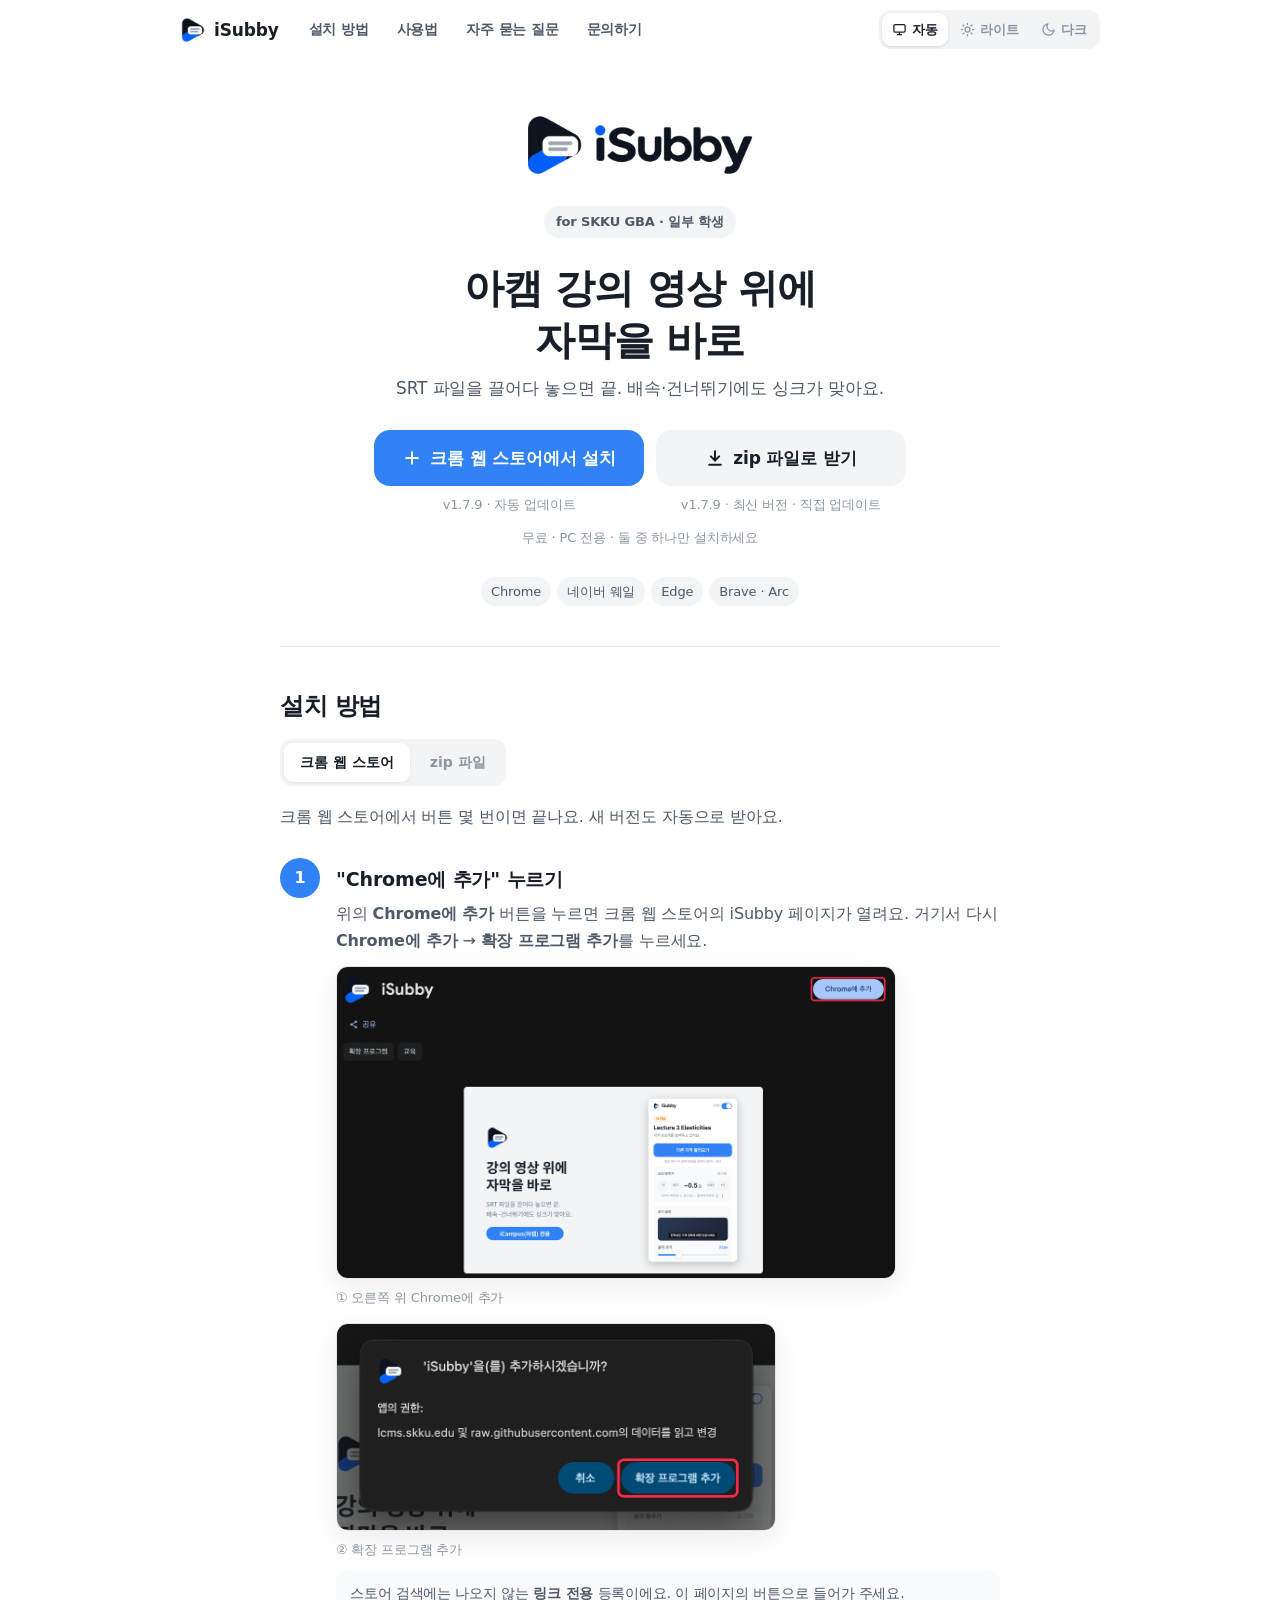
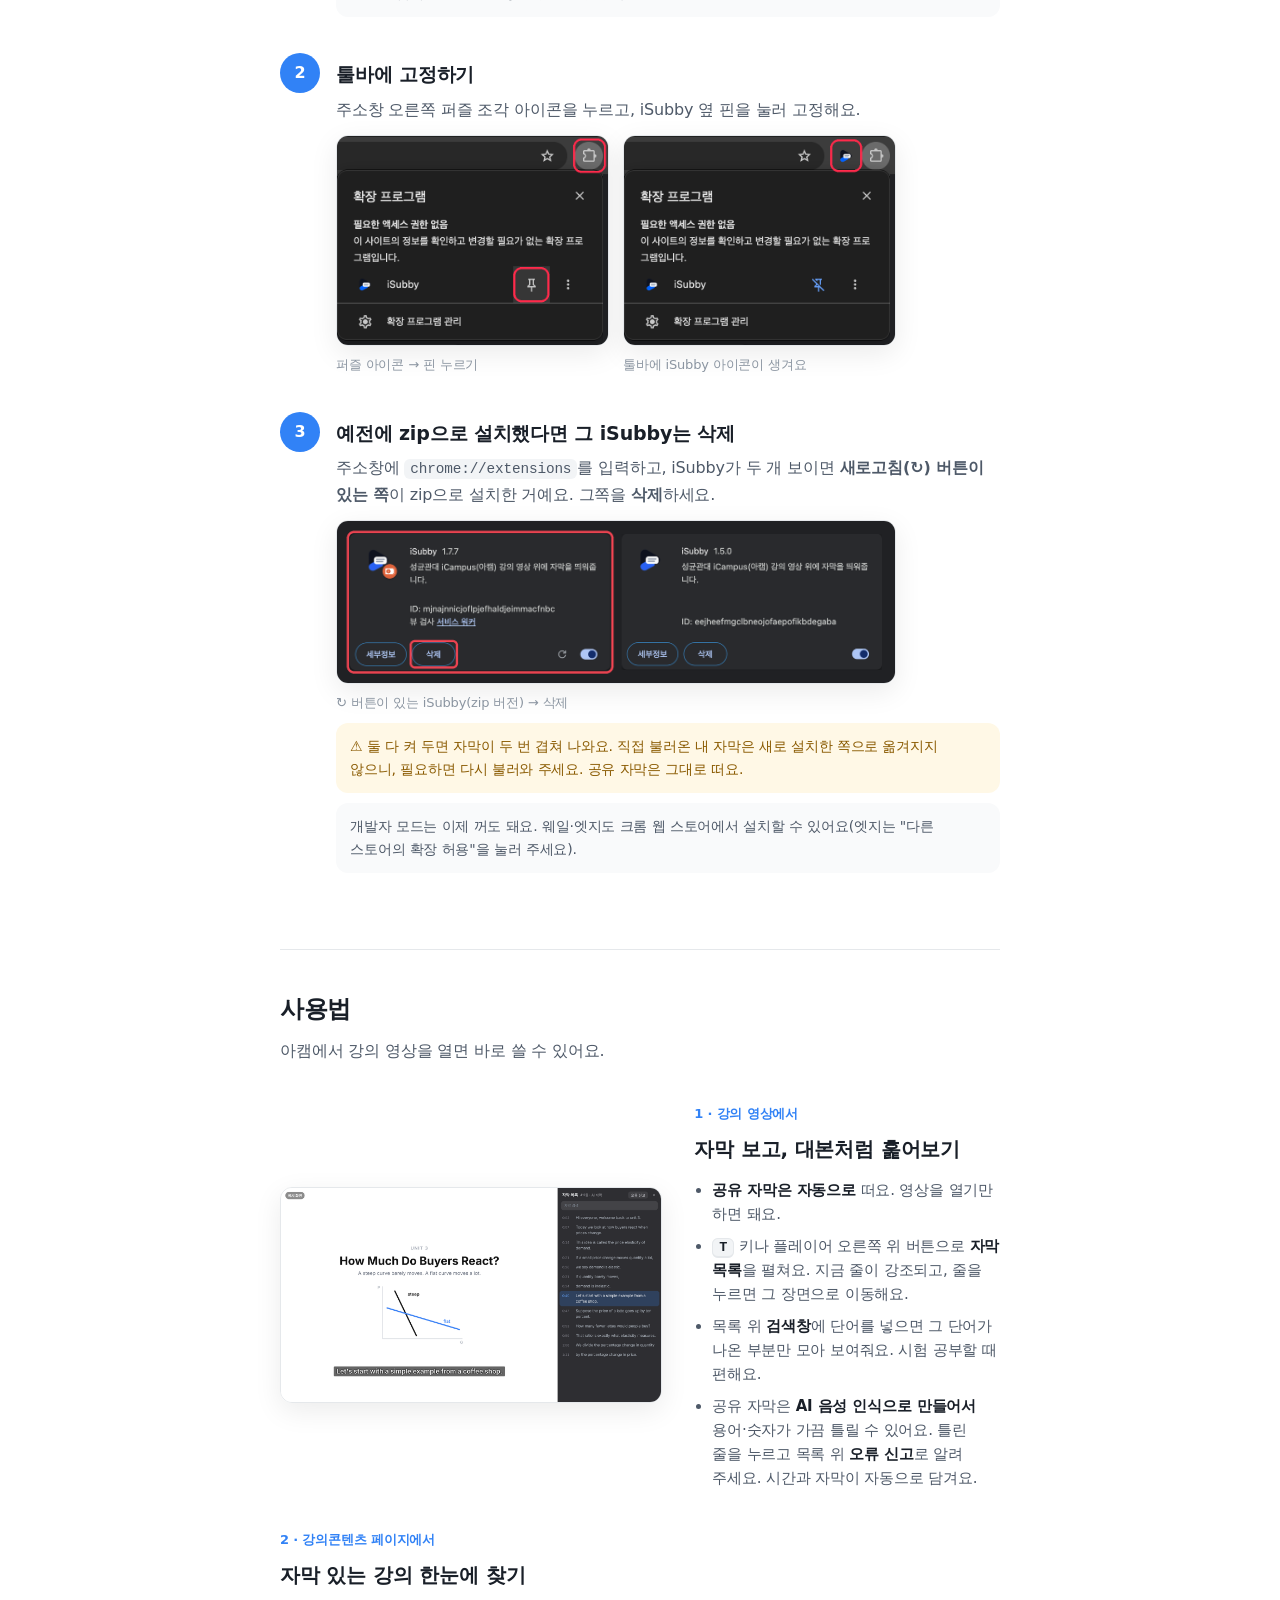
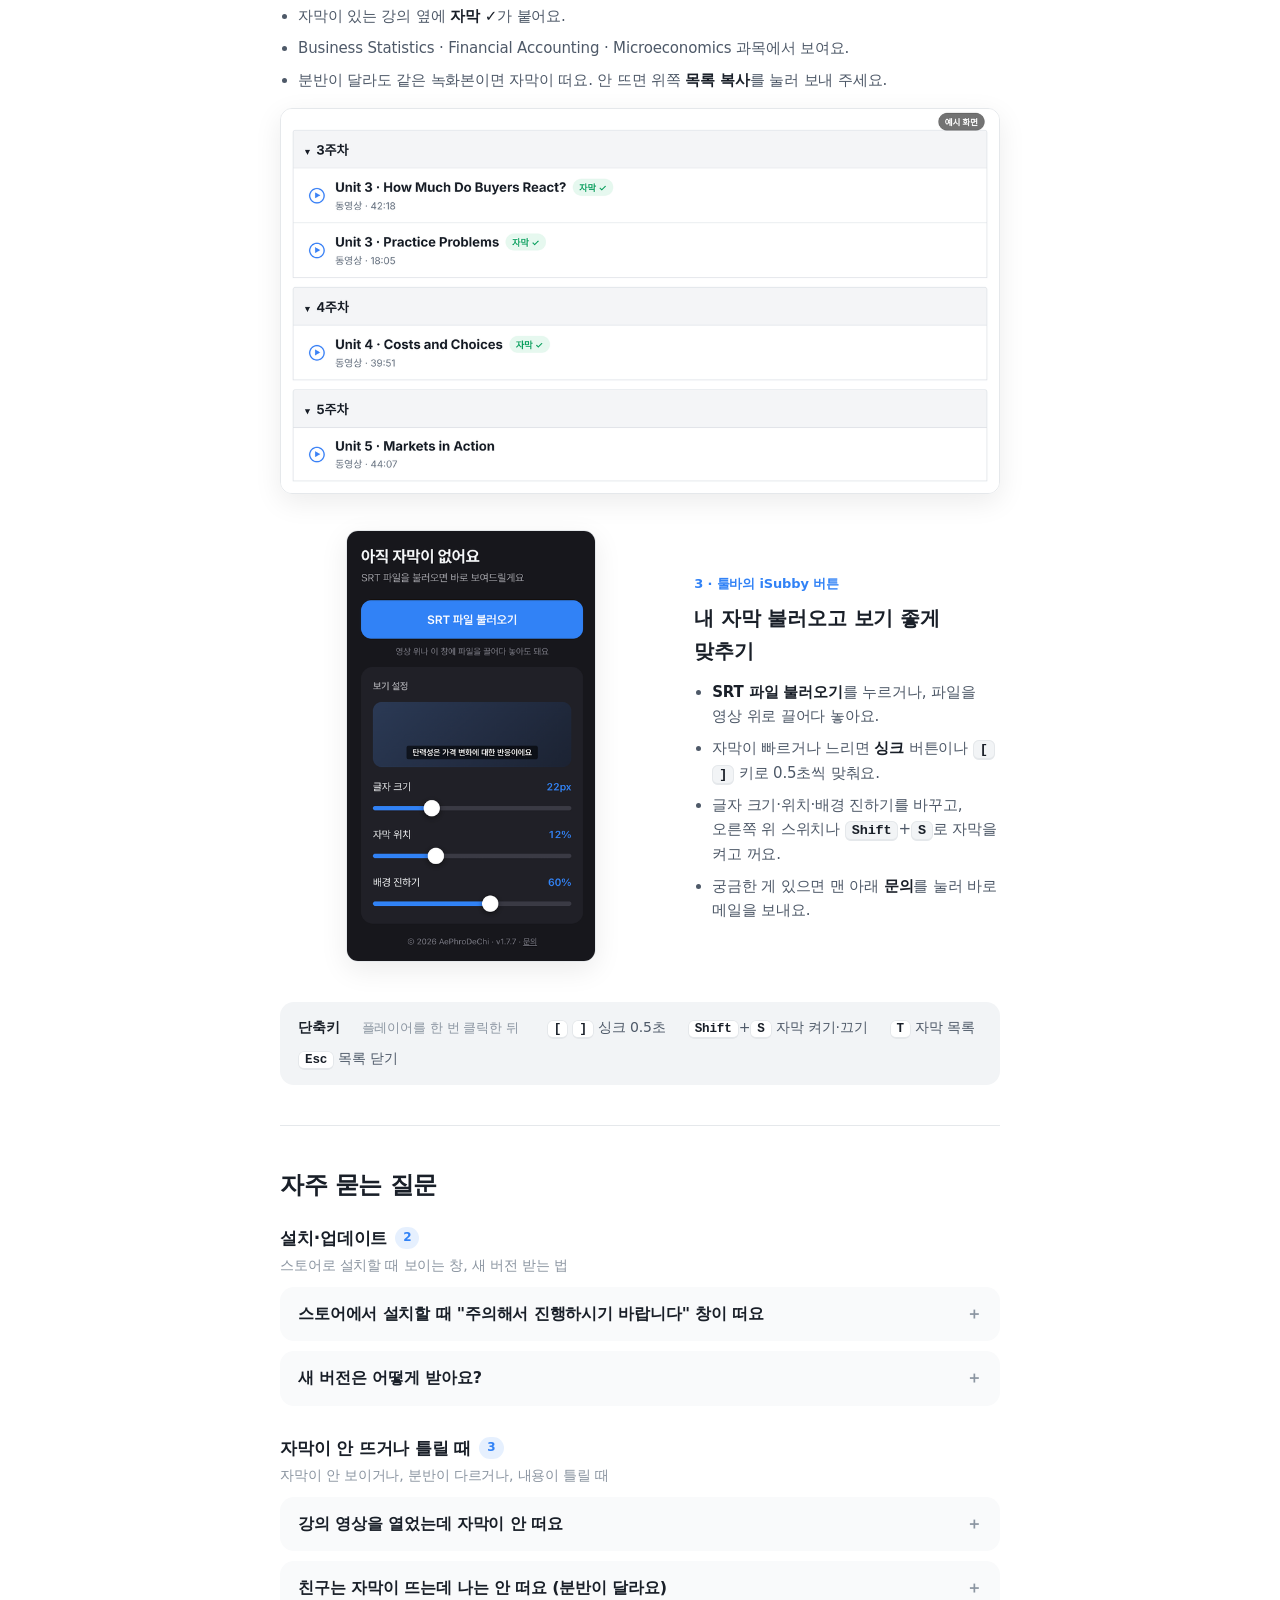
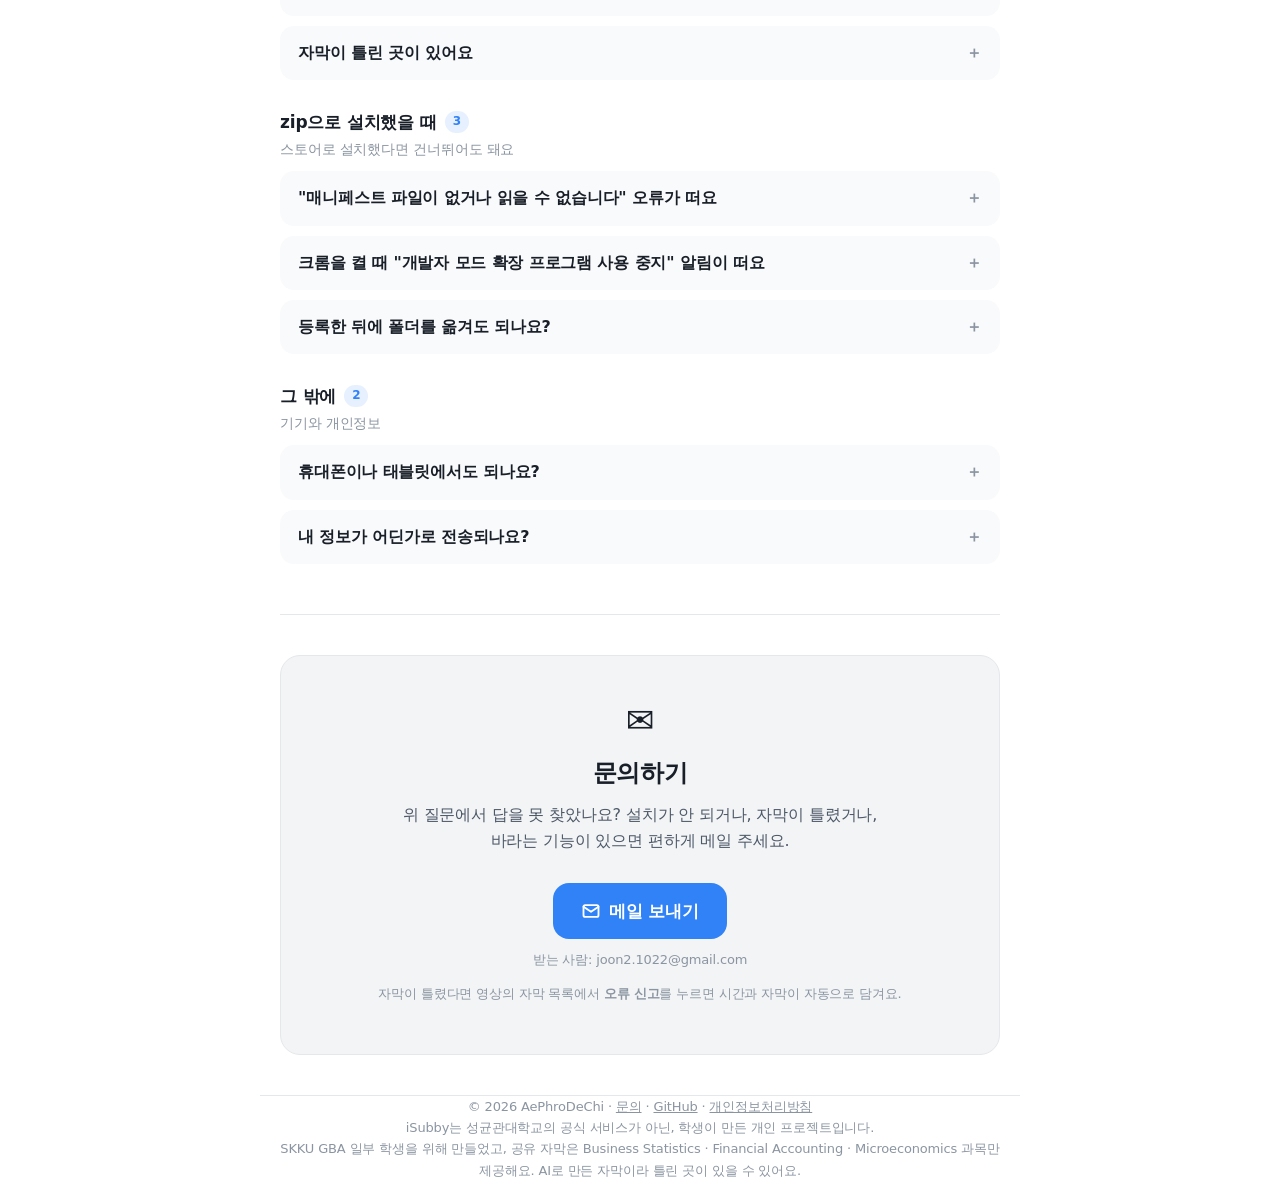
<file: docs/store/index.html>
<!doctype html>
<html lang="ko">
<head>
  <meta charset="utf-8" />
  <meta name="robots" content="noindex" />
  <title>iSubby 설치하기 (스토어 테스트)</title>
  <meta http-equiv="refresh" content="0; url=../?store" />
  <script>location.replace("../?store" + location.hash);</script>
</head>
<body><a href="../?store">iSubby 설치 페이지로 이동</a></body>
</html>
</file>
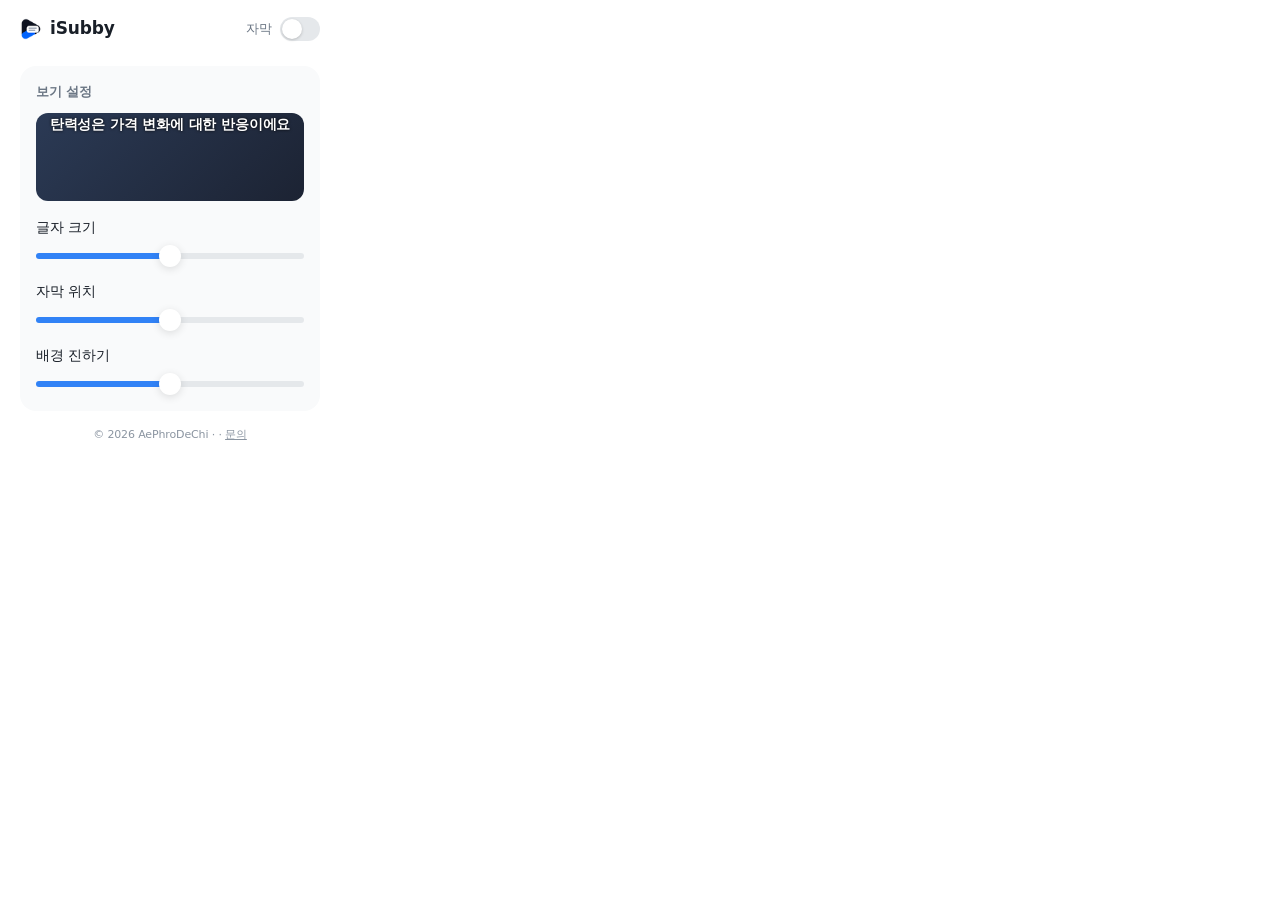
<file: popup.html>
<!doctype html>
<!-- iSubby — Copyright (c) 2026 AePhroDeChi. MIT License. -->
<html lang="ko">
<head>
  <meta charset="utf-8" />
  <style>
    :root {
      --bg: #ffffff;
      --card: #f9fafb;
      --line: #e5e8eb;
      --text: #191f28;
      --sub: #6b7684;
      --hint: #8b95a1;
      --blue: #3182f6;
      --blue-press: #1b64da;
      --blue-weak: #e8f3ff;
      --track: #e5e8eb;
      --red: #f04452;
      --red-weak: #ffeeee;
      --btn: #f2f4f6;
      --btn-press: #e5e8eb;
      --shadow: 0 2px 8px rgba(0, 0, 0, 0.12);
    }
    @media (prefers-color-scheme: dark) {
      :root {
        --bg: #17171c;
        --card: #202027;
        --line: #2c2c35;
        --text: #f2f4f6;
        --sub: #9e9ea4;
        --hint: #7e7e87;
        --blue: #3182f6;
        --blue-press: #4593fc;
        --blue-weak: #1f2b3d;
        --track: #3a3a44;
        --red: #f66570;
        --red-weak: #3a2227;
        --btn: #2c2c35;
        --btn-press: #3a3a44;
        --shadow: 0 2px 8px rgba(0, 0, 0, 0.5);
      }
    }
    * { box-sizing: border-box; }
    body {
      width: 340px;
      margin: 0;
      background: var(--bg);
      color: var(--text);
      font: 14px/1.5 -apple-system, BlinkMacSystemFont, "Pretendard", "Apple SD Gothic Neo", "Malgun Gothic", system-ui, sans-serif;
      letter-spacing: -0.01em;
      -webkit-font-smoothing: antialiased;
    }
    button { font: inherit; color: inherit; border: 0; background: none; cursor: pointer; }
    [hidden] { display: none !important; }

    /* 헤더 */
    header { display: flex; align-items: center; justify-content: space-between; padding: 16px 20px 4px; }
    .brand { display: flex; align-items: center; gap: 8px; font-size: 17px; font-weight: 700; user-select: none; cursor: default; }
    .brand img { width: 22px; height: 22px; }
    @media (prefers-color-scheme: dark) {
      .brand img { background: #fff; border-radius: 7px; padding: 3px; width: 26px; height: 26px; }
    }
    .admin { font-size: 11px; font-weight: 600; color: var(--blue); background: var(--blue-weak); padding: 2px 8px; border-radius: 99px; }

    /* 토글 스위치 */
    .switch { display: flex; align-items: center; gap: 8px; font-size: 13px; color: var(--sub); cursor: pointer; }
    .switch input { display: none; }
    .switch .knob { position: relative; width: 40px; height: 24px; border-radius: 99px; background: var(--track); transition: background .2s; }
    .switch .knob::after { content: ""; position: absolute; top: 2px; left: 2px; width: 20px; height: 20px; border-radius: 50%; background: #fff; box-shadow: 0 1px 3px rgba(0,0,0,.2); transition: transform .2s cubic-bezier(.3,.7,.4,1); }
    .switch input:checked + .knob { background: var(--blue); }
    .switch input:checked + .knob::after { transform: translateX(16px); }

    main { padding: 8px 20px 20px; }

    /* 상태 */
    .hero { padding: 12px 0 20px; }
    .chip { display: inline-block; font-size: 12px; font-weight: 600; padding: 3px 9px; border-radius: 6px; margin-bottom: 8px; color: var(--blue); background: var(--blue-weak); }
    .chip.mine { color: #e07c00; background: rgba(255, 159, 41, .14); }
    .hero h1 { font-size: 22px; line-height: 1.35; font-weight: 700; margin: 0 0 4px; word-break: keep-all; overflow-wrap: anywhere; }
    .hero p { margin: 0; color: var(--sub); font-size: 14px; word-break: keep-all; }

    .empty { text-align: center; padding: 28px 8px 24px; }
    .empty .icon { width: 56px; height: 56px; margin: 0 auto 16px; border-radius: 18px; background: var(--card); display: grid; place-items: center; }
    .empty h1 { font-size: 19px; }

    /* 버튼 */
    .primary {
      width: 100%; height: 52px; border-radius: 14px; background: var(--blue); color: #fff;
      font-size: 16px; font-weight: 600; transition: background .15s, transform .1s;
    }
    .primary:hover { background: var(--blue-press); }
    .primary:active { transform: scale(.98); }
    .drop-hint { text-align: center; font-size: 12px; color: var(--hint); margin: 8px 0 0; }
    body.dragging .primary { background: var(--blue-press); box-shadow: 0 0 0 4px var(--blue-weak); }

    .help-link { display: inline-block; margin-top: 14px; font-size: 13px; font-weight: 600; color: var(--blue); text-decoration: none; }
    .help-link:hover { text-decoration: underline; }
    .list-btn {
      width: 100%; height: 44px; margin-top: 10px; border-radius: 12px; background: var(--btn); color: var(--text);
      display: flex; align-items: center; justify-content: center; gap: 8px; font-size: 14px; font-weight: 600;
      transition: background .15s;
    }
    .list-btn:hover { background: var(--btn-press); }
    .list-btn kbd { margin-left: 2px; }

    /* 카드 */
    .card { background: var(--card); border-radius: 16px; padding: 16px; margin-top: 12px; }
    .card-title { display: flex; justify-content: space-between; align-items: center; font-size: 13px; font-weight: 600; color: var(--sub); margin-bottom: 12px; }
    .text-btn { font-size: 13px; font-weight: 500; color: var(--hint); padding: 2px 4px; border-radius: 6px; }
    .text-btn:hover { color: var(--text); }

    /* 싱크 */
    .sync { display: flex; align-items: center; justify-content: space-between; gap: 6px; }
    .sync .value { flex: 1; min-width: 0; white-space: nowrap; text-align: center; font-size: 24px; font-weight: 700; font-variant-numeric: tabular-nums; }
    .sync .value small { font-size: 15px; font-weight: 600; color: var(--sub); margin-left: 2px; }
    .step { flex: none; width: 40px; height: 40px; border-radius: 12px; background: var(--btn); font-size: 13px; font-weight: 600; color: var(--sub); transition: background .15s, transform .1s; }
    .step:hover { background: var(--btn-press); color: var(--text); }
    .step:active { transform: scale(.94); }
    .sync-hint { margin: 10px 0 0; font-size: 12px; color: var(--hint); text-align: center; }
    kbd { font: 600 11px/1 inherit; padding: 2px 5px; border-radius: 4px; background: var(--btn); color: var(--sub); }

    /* 미리보기 */
    .preview {
      position: relative; height: 88px; border-radius: 12px; overflow: hidden; margin-bottom: 16px;
      background: linear-gradient(135deg, #2b3a55, #1c2333);
    }
    .preview span {
      position: absolute; left: 50%; transform: translateX(-50%); white-space: nowrap;
      color: #fff; font-weight: 600; padding: 1px 8px; border-radius: 3px;
      text-shadow: 0 0 3px #000;
    }

    /* 슬라이더 */
    .field { margin-top: 14px; }
    .field:first-of-type { margin-top: 0; }
    .field-head { display: flex; justify-content: space-between; font-size: 14px; margin-bottom: 6px; }
    .field-head output { color: var(--blue); font-weight: 600; font-variant-numeric: tabular-nums; }
    input[type=range] {
      -webkit-appearance: none; appearance: none; width: 100%; height: 6px; border-radius: 99px; outline: none; margin: 8px 0;
      background: linear-gradient(to right, var(--blue) var(--p, 50%), var(--track) var(--p, 50%));
    }
    input[type=range]::-webkit-slider-thumb {
      -webkit-appearance: none; width: 22px; height: 22px; border-radius: 50%; background: #fff;
      box-shadow: var(--shadow); border: 0; cursor: pointer; transition: transform .1s;
    }
    input[type=range]:active::-webkit-slider-thumb { transform: scale(1.12); }

    /* 하단 */
    .footer { display: flex; gap: 8px; margin-top: 12px; }
    .footer button { flex: 1; height: 44px; border-radius: 12px; background: var(--btn); font-size: 14px; font-weight: 600; color: var(--sub); transition: background .15s, color .15s; }
    .footer button:hover { background: var(--btn-press); color: var(--text); }
    .footer .danger.armed { background: var(--red-weak); color: var(--red); }
    .footer .accent { background: var(--blue-weak); color: var(--blue); }


    /* 관리자 카드 */
    .admin-card { border: 1.5px dashed var(--line); background: transparent; }
    .kv { display: flex; align-items: center; justify-content: space-between; gap: 8px; padding: 6px 0; font-size: 14px; }
    .kv + .kv { border-top: 1px solid var(--line); }
    .kv .k { color: var(--sub); flex: none; }
    .kv .v { display: flex; align-items: center; gap: 6px; min-width: 0; font-weight: 600; }
    .mono { font-family: ui-monospace, "SF Mono", Menlo, monospace; font-size: 13px; overflow: hidden; text-overflow: ellipsis; white-space: nowrap; }
    .copy { flex: none; font-size: 12px; font-weight: 600; color: var(--blue); background: var(--blue-weak); padding: 3px 8px; border-radius: 6px; }
    .dot { width: 8px; height: 8px; border-radius: 50%; background: var(--hint); flex: none; }
    .dot.ok { background: #1bc47d; }
    .dot.no { background: #ff9f29; }
    .dot.err { background: var(--red); }
    .admin-actions { display: flex; gap: 8px; margin-top: 12px; }
    .admin-actions button, .admin-actions a {
      flex: 1; height: 40px; border-radius: 10px; display: grid; place-items: center; text-decoration: none;
      font-size: 13px; font-weight: 600; background: var(--btn); color: var(--sub); transition: background .15s, color .15s;
    }
    .admin-actions button:hover, .admin-actions a:hover { background: var(--btn-press); color: var(--text); }
    .admin-actions .accent { background: var(--blue-weak); color: var(--blue); }
    .admin-note { margin: 10px 0 0; font-size: 12px; color: var(--hint); word-break: keep-all; }

    .copyright { text-align: center; font-size: 11px; color: var(--hint); margin: 16px 0 0; }
    .copyright a { color: var(--hint); text-decoration: underline; cursor: pointer; }
    .copyright a:hover { color: var(--blue); }

    /* 토스트 */
    .toast {
      position: fixed; left: 50%; bottom: 16px; transform: translate(-50%, 12px); opacity: 0;
      max-width: 300px; padding: 10px 16px; border-radius: 12px; background: rgba(25, 31, 40, .92); color: #fff;
      font-size: 13px; text-align: center; transition: opacity .2s, transform .2s; pointer-events: none; word-break: keep-all;
    }
    .toast.show { opacity: 1; transform: translate(-50%, 0); }
  </style>
</head>
<body>
  <header>
    <div class="brand" id="title">
      <img src="icons/icon32.png" alt="" />
      iSubby
      <span id="adminBadge" class="admin" hidden>관리자</span>
    </div>
    <label class="switch" title="자막 켜기/끄기 (Shift+S)">
      <span id="visibleLabel">자막</span>
      <input type="checkbox" id="visible" />
      <span class="knob"></span>
    </label>
  </header>

  <main>
    <!-- 플레이어 없음 -->
    <section id="noPlayer" class="empty" hidden>
      <div class="icon">
        <svg width="26" height="26" viewBox="0 0 24 24" fill="none"><path d="M8 5.5v13a1 1 0 0 0 1.5.86l10.4-6.5a1 1 0 0 0 0-1.72L9.5 4.64A1 1 0 0 0 8 5.5Z" fill="#b0b8c1"/></svg>
      </div>
      <div class="hero" style="padding:0">
        <h1 id="emptyTitle">강의 영상을 열어주세요</h1>
        <p id="emptyText">iCampus 강의 영상 페이지에서<br />자막을 띄울 수 있어요</p>
        <a class="help-link" id="helpLink" href="#" hidden>문제 알리기</a>
      </div>
    </section>

    <!-- 플레이어 연결됨 -->
    <section id="player" hidden>
      <div class="hero">
        <span id="chip" class="chip" hidden></span>
        <h1 id="heading"></h1>
        <p id="subline"></p>
      </div>

      <input type="file" id="file" accept=".srt,.vtt,text/plain" hidden />
      <div id="loadBox">
        <button class="primary" id="pick">SRT 파일 불러오기</button>
        <p class="drop-hint">영상 위나 이 창에 파일을 끌어다 놓아도 돼요</p>
      </div>

      <button class="list-btn" id="panelBtn" hidden>
        <svg width="16" height="16" viewBox="0 0 24 24" fill="none" stroke="currentColor" stroke-width="2.2" stroke-linecap="round"><path d="M8 6h12M8 12h12M8 18h8M4 6h.01M4 12h.01M4 18h.01"/></svg>
        <span id="panelBtnText">자막 목록 열기</span><kbd>T</kbd>
      </button>

      <div class="card" id="syncCard" hidden>
        <div class="card-title">
          <span>싱크 맞추기</span>
          <button class="text-btn" id="reset">초기화</button>
        </div>
        <div class="sync">
          <button class="step" data-d="-1">-1</button>
          <button class="step" data-d="-0.1">-0.1</button>
          <div class="value"><span id="offset">0.0</span><small>초</small></div>
          <button class="step" data-d="0.1">+0.1</button>
          <button class="step" data-d="1">+1</button>
        </div>
        <p class="sync-hint">자막이 빠르면 <b>+</b>, 늦으면 <b>-</b> · 플레이어에서 <kbd>[</kbd> <kbd>]</kbd></p>
      </div>
    </section>


    <!-- 관리자 전용 -->
    <div class="card admin-card" id="adminCard" hidden>
      <div class="card-title"><span>관리자</span><button class="text-btn" id="recheck">다시 확인</button></div>
      <div class="kv">
        <span class="k">콘텐츠 ID</span>
        <span class="v"><span class="mono" id="cid">-</span><button class="copy" id="copyCid">복사</button></span>
      </div>
      <div class="kv">
        <span class="k">공유 자막</span>
        <span class="v"><span class="dot" id="sharedDot"></span><span id="sharedText">확인 중…</span></span>
      </div>
      <div class="admin-actions">
        <button class="accent" id="export">내보내기</button>
        <a id="uploadLink" target="_blank" rel="noopener">subs에 올리기</a>
        <a id="viewLink" target="_blank" rel="noopener" hidden>GitHub에서 보기</a>
      </div>
      <p class="admin-note" id="adminNote"></p>
    </div>

    <!-- 보기 설정 -->
    <div class="card">
      <div class="card-title"><span>보기 설정</span></div>
      <div class="preview" id="preview"><span id="previewText">탄력성은 가격 변화에 대한 반응이에요</span></div>
      <div class="field">
        <div class="field-head"><span>글자 크기</span><output id="fontSizeV"></output></div>
        <input type="range" id="fontSize" min="12" max="48" step="1" />
      </div>
      <div class="field">
        <div class="field-head"><span>자막 위치</span><output id="bottomV"></output></div>
        <input type="range" id="bottom" min="0" max="40" step="1" />
      </div>
      <div class="field">
        <div class="field-head"><span>배경 진하기</span><output id="bgV"></output></div>
        <input type="range" id="bg" min="0" max="1" step="0.05" />
      </div>
    </div>

    <div class="footer" id="clearRow" hidden>
      <button class="danger" id="clear">내 자막 삭제</button>
    </div>

    <p class="copyright">© 2026 AePhroDeChi · <span id="verText"></span> · <a href="#" id="contactLink">문의</a></p>
  </main>

  <div class="toast" id="toast"></div>

  <script src="srt.js"></script>
  <script src="shared.js"></script>
  <script src="popup.js"></script>
</body>
</html>
</file>
